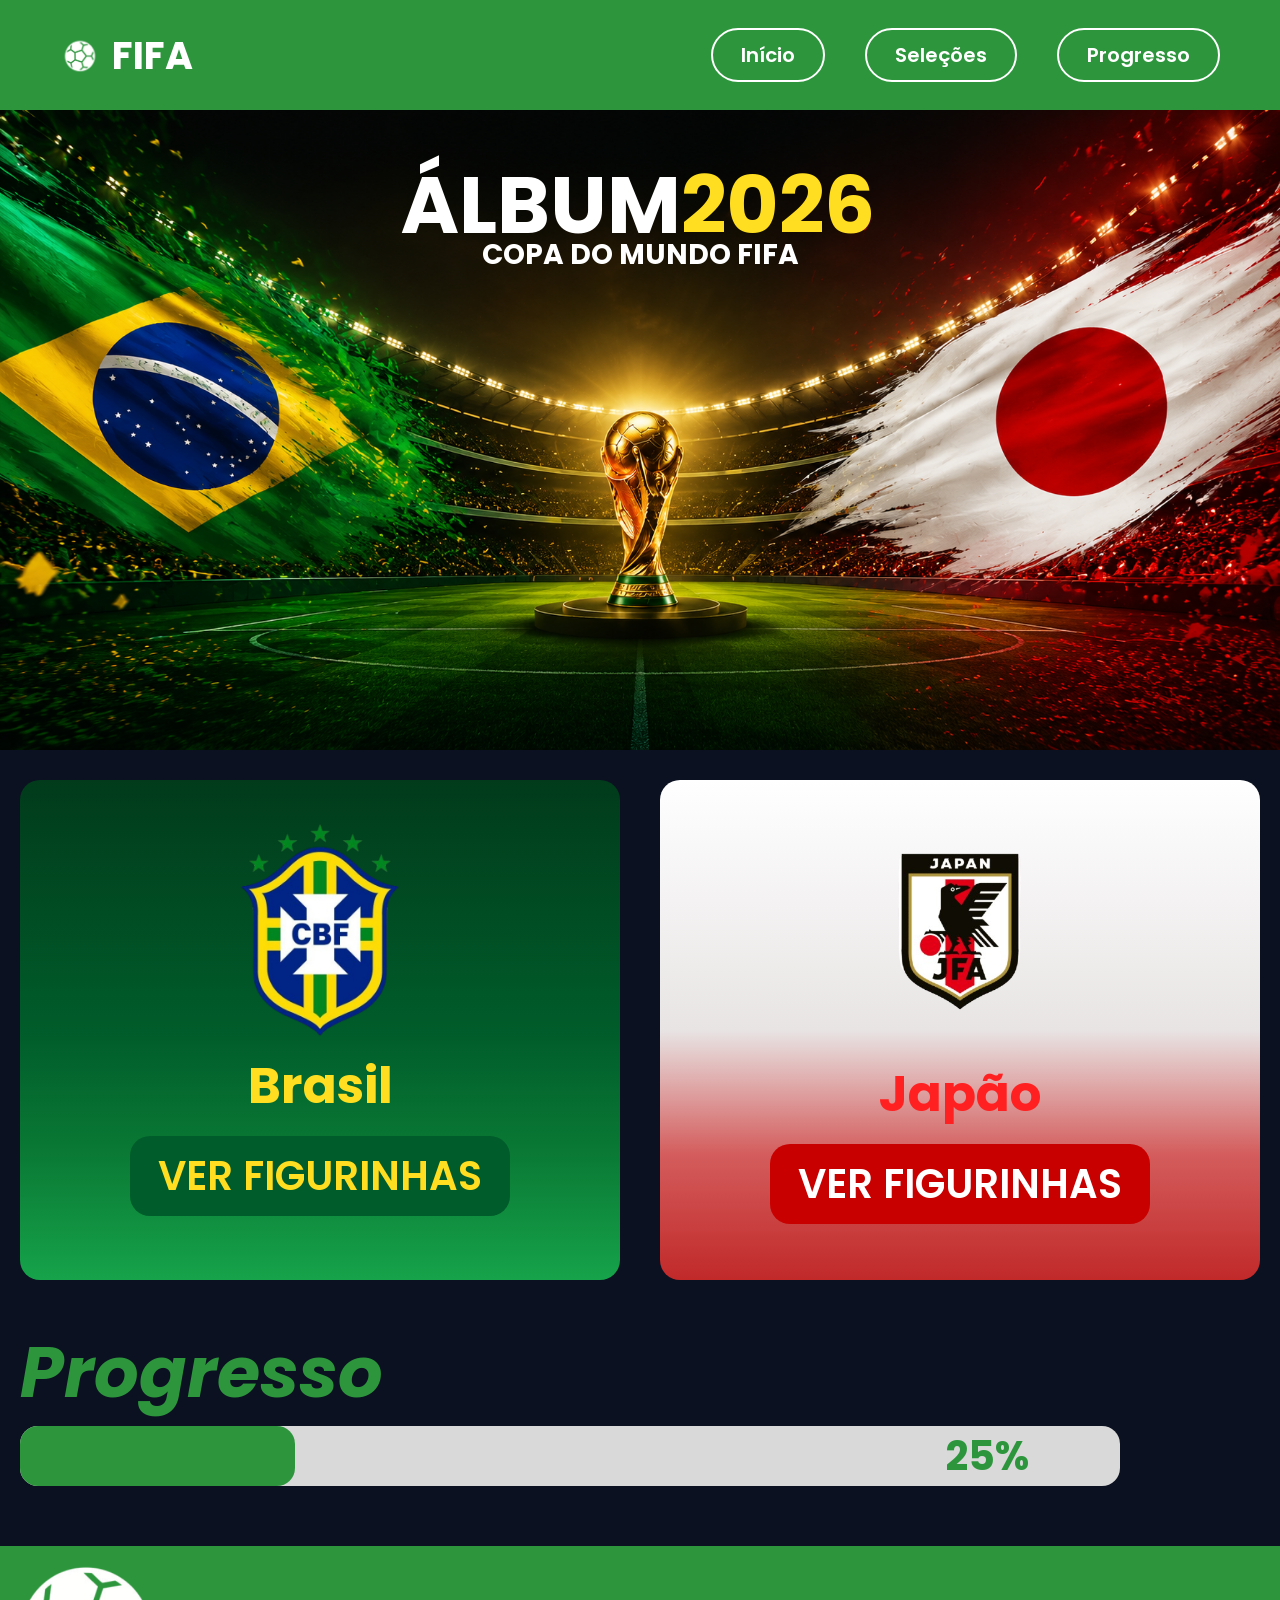
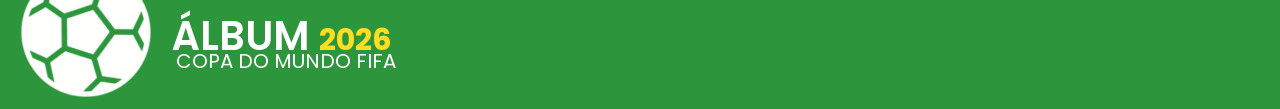
<file: index.html>
<!DOCTYPE html>
<html lang="pt-br" dir="ltr">
<head>
    <meta charset="UTF-8">
    <meta name="viewport" content="width=device-width, initial-scale=1.0">
    <link rel="stylesheet" href="assets/css/estilo.css">
    <title>Álbum</title>
</head>
<body>
<header>

    <div class="logo">
        <img src="assets/img/bolaheader.png" alt="">
        <p>FIFA</p>
    </div>

    <nav class="menu" id="inicio">
        <a href="#inicio">Início</a>
        <a href="#selecoes">Seleções</a>
        <a href="#progresso">Progresso</a>
    </nav>

</header>

    <main>
        <section class="banner">
            <img src="assets/img/banner.png" alt="banner">
            <h1>ÁLBUM<span>2026</span></h1>
            <p>COPA DO MUNDO FIFA</p>
        </section>

        <section class="cards" id="selecoes">
            <div class="brasil">
                <img src="assets/img/brasaobrasil.png" alt="Brasão do Brasil">
                <h3>Brasil</h3>
                <button>
                    <a href="selecaobrasileira.html">VER FIGURINHAS</a>
                </button>
            </div>

            <div class="japao">
                <img src="assets/img/brasaojapao.png" alt="Brasão do Japão">
                <h3>Japão</h3>
                <button>
                    <a href="selecao-japonesa.html">VER FIGURINHAS</a>
                </button>
            </div>
        </section>

        <h2>Progresso</h2>

        <div class="barra" id="progresso">
            <div class="progresso"></div>
            <span>25%</span>
        </div>
        
    </main>

    <footer>
        <img src="assets/img/bolaheader.png" alt="bola de futebol">
        <p>ÁLBUM <span>2026</span></p>
        <p class="copa">COPA DO MUNDO FIFA</p>
    </footer>
</body>
</html>
</file>
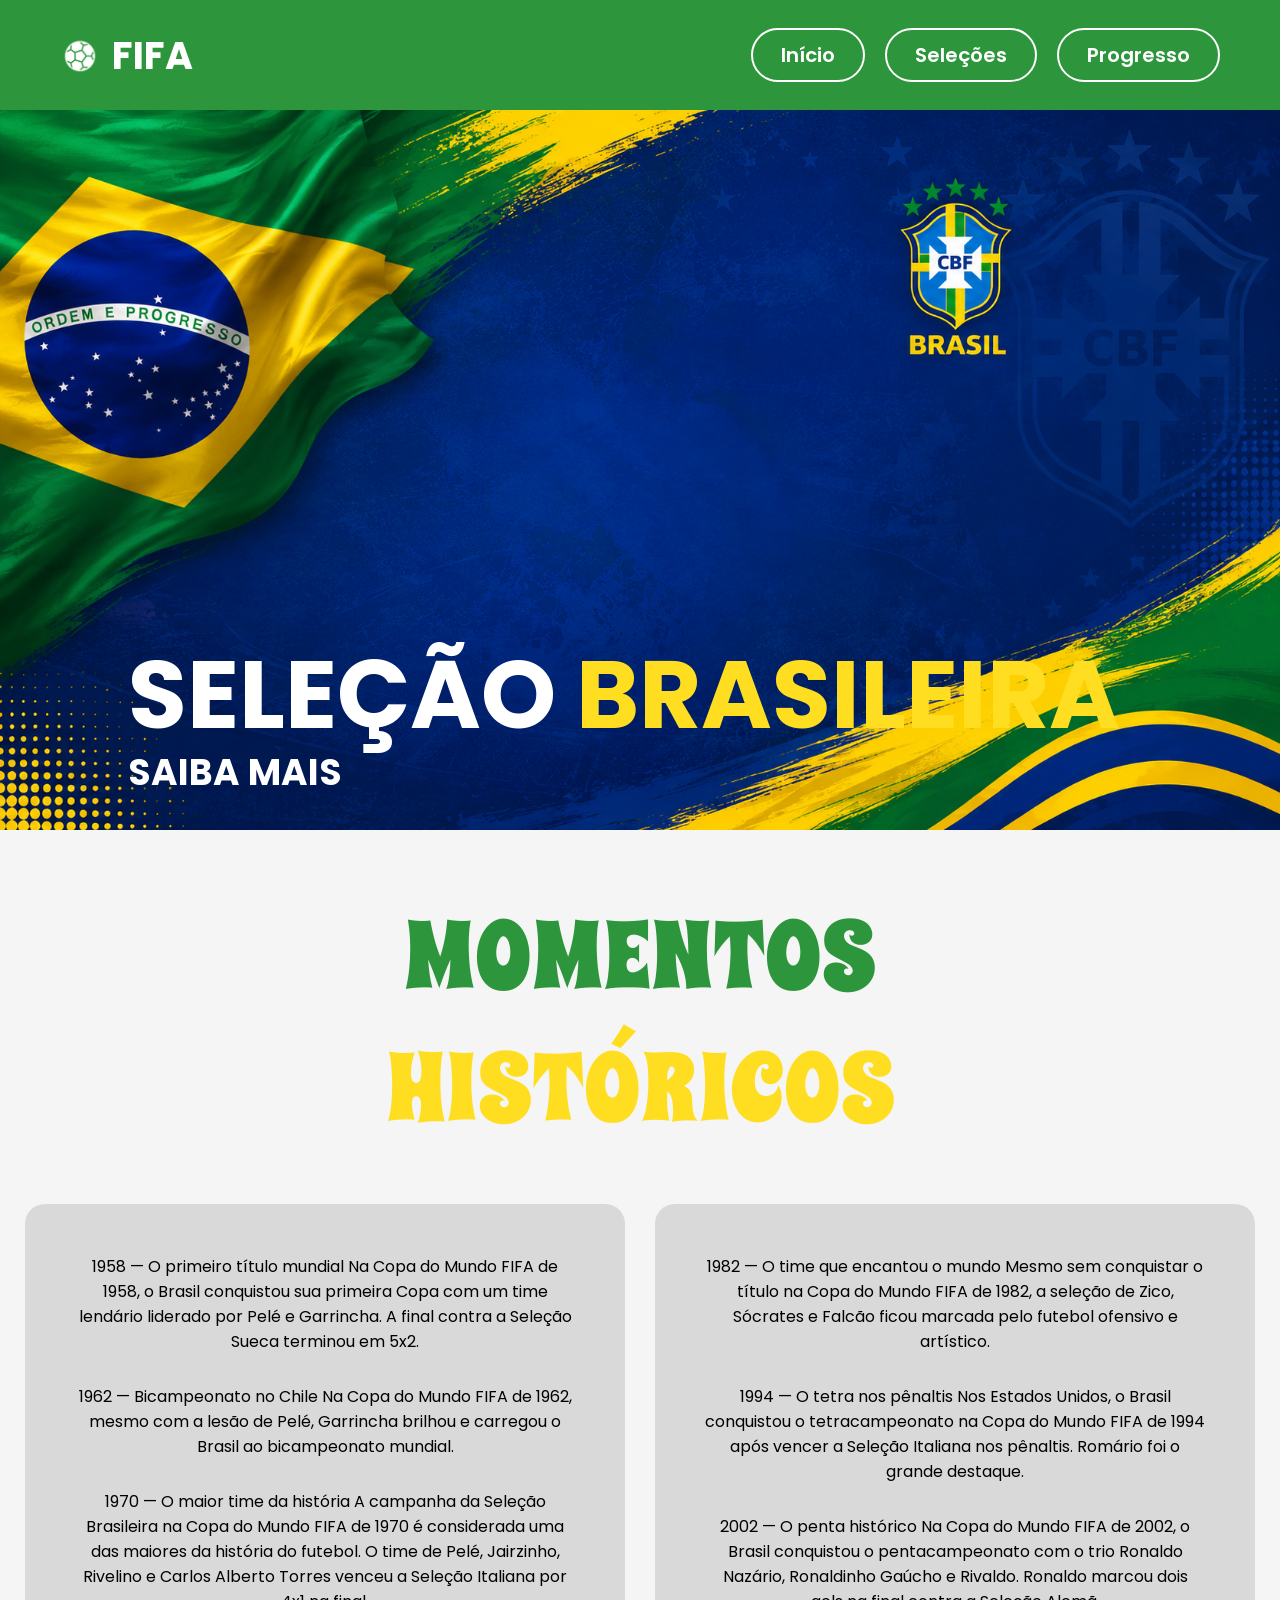
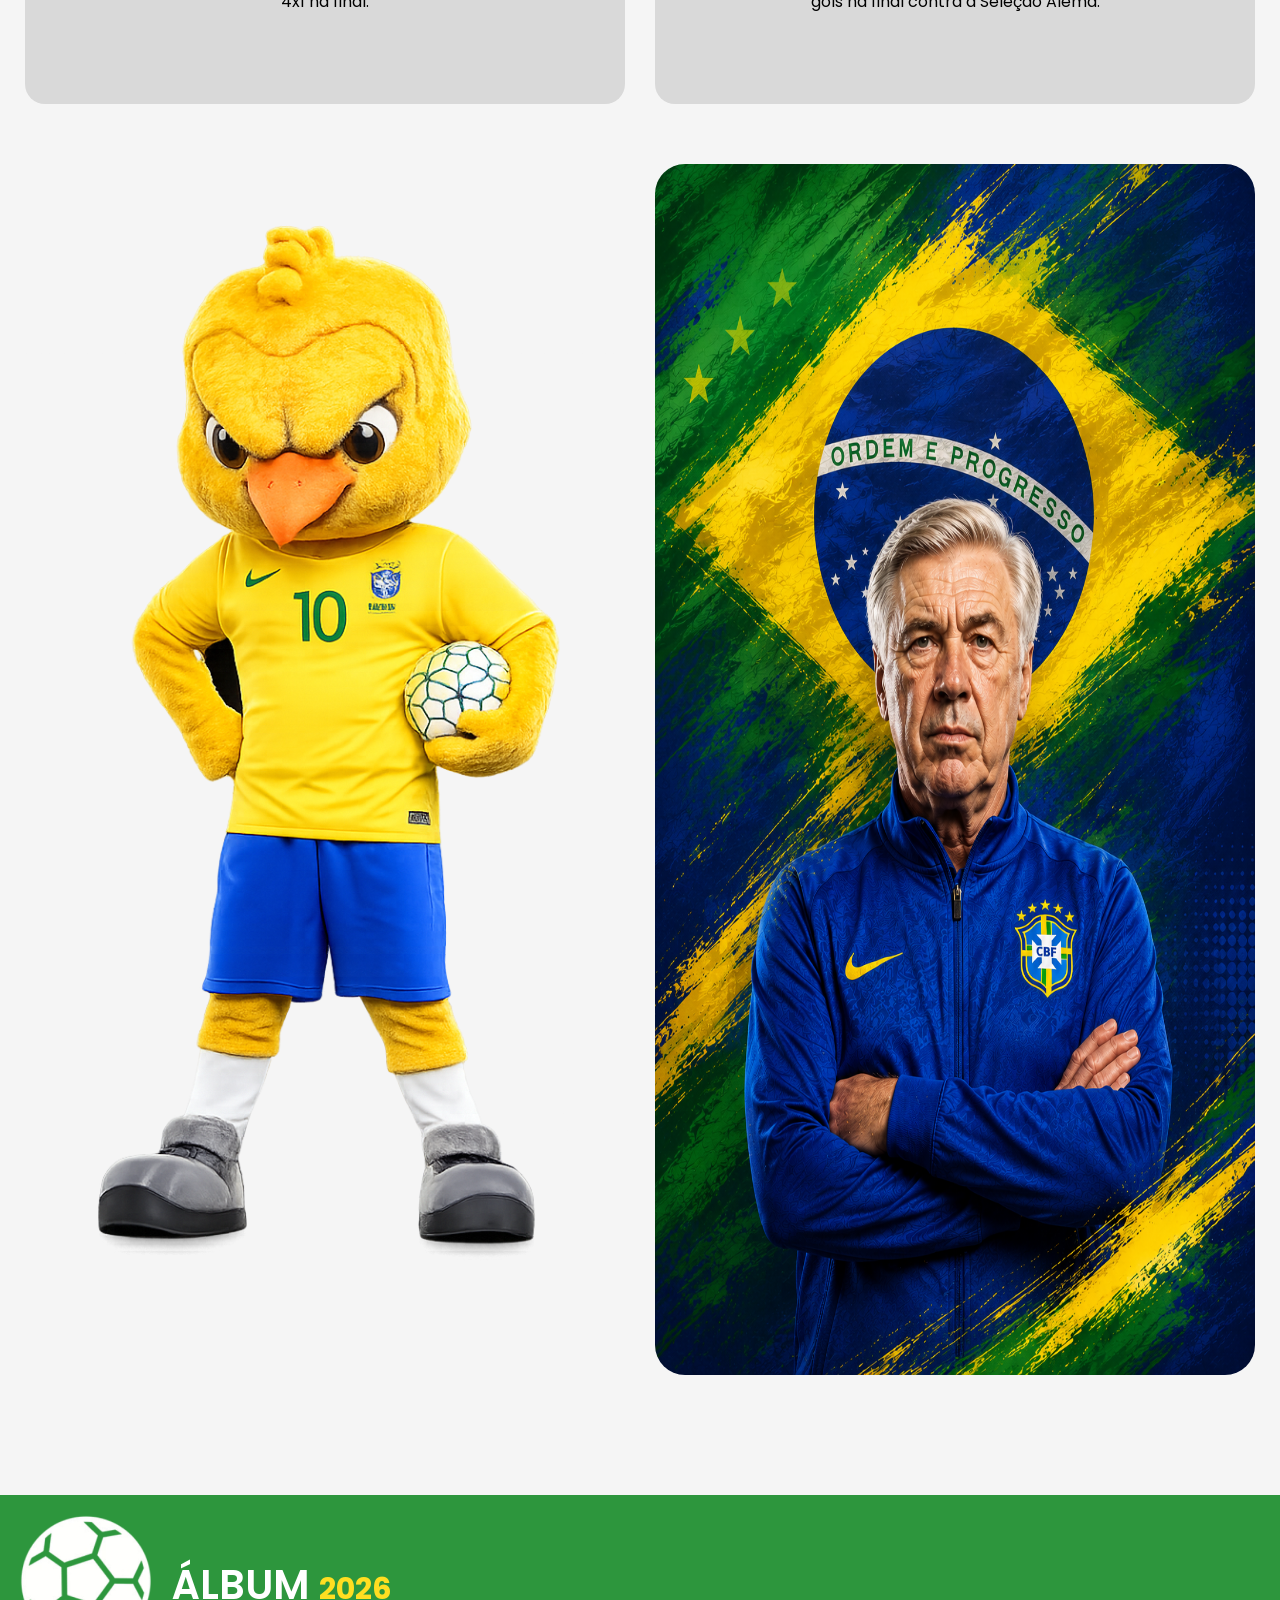
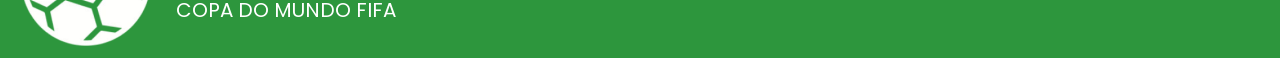
<file: info-brasil.html>
<!DOCTYPE html>
<html lang="pt-br" dir="ltr">
    <head>
        <meta charset="UTF-8">
        <meta name="viewport" content="width=device-width, initial-scale=1.0">
        <link rel="stylesheet" href="assets/css/info-brasil.css">
        <title>SAIBA MAIS - BRASIL</title>
    </head>
    <body>
        <header>
        
            <div class="logo">
                <img src="assets/img/logo.png.png" alt="bola-de-futebol">
                <p>FIFA</p>
            </div>
        
            <nav class="menu">
                <a href="index.html#inicio">Início</a>
                <a href="index.html#selecoes">Seleções</a>
                <a href="index.html#progresso">Progresso</a>
            </nav>
        
        </header>

        <main>
            <section class="banner">
                <img src="assets/img/banner-brasil.png" alt="fundo-selecao-brasileira">
                <div class="texto">
                    <h2>SELEÇÃO <span class="diferente">BRASILEIRA</span></h2>
                    <h4>SAIBA MAIS</h4>
                </div>
                
            </section>

            <section class="historia">
                <h6>MOMENTOS <span class="diferente">HISTÓRICOS</span></h6>
                <section class="blocos">
                    <div class="bloco1">
                        <p>
                            1958 — O primeiro título mundial 
                            Na Copa do Mundo FIFA de 1958, o Brasil conquistou sua primeira Copa com um time lendário liderado por Pelé e Garrincha. A final contra a Seleção Sueca terminou em 5x2.
                        </p>
                        <p>
                            1962 — Bicampeonato no Chile
                            Na Copa do Mundo FIFA de 1962, mesmo com a lesão de Pelé, Garrincha brilhou e carregou o Brasil ao bicampeonato mundial.
                        </p>
                        <p>
                            1970 — O maior time da história
                            A campanha da Seleção Brasileira na Copa do Mundo FIFA de 1970 é considerada uma das maiores da história do futebol. O time de Pelé, Jairzinho, Rivelino e Carlos Alberto Torres venceu a Seleção Italiana por 4x1 na final.
                        </p>

                    </div>
                    <div class="bloco2">
                        <p>
                            1982 — O time que encantou o mundo
                            Mesmo sem conquistar o título na Copa do Mundo FIFA de 1982, a seleção de Zico, Sócrates e Falcão ficou marcada pelo futebol ofensivo e artístico.
                        <p>
                            1994 — O tetra nos pênaltis
                            Nos Estados Unidos, o Brasil conquistou o tetracampeonato na Copa do Mundo FIFA de 1994 após vencer a Seleção Italiana nos pênaltis. Romário foi o grande destaque.
                        <p>
                            2002 — O penta histórico
                            Na Copa do Mundo FIFA de 2002, o Brasil conquistou o pentacampeonato com o trio Ronaldo Nazário, Ronaldinho Gaúcho e Rivaldo. Ronaldo marcou dois gols na final contra a Seleção Alemã.
                        </p>

                    </div>
                </section>
                <section class="imgs">
                    <img src="assets/img/mascote-brasil.png" alt="mascote-da-selecao-brasileira" class="mascote">
                    <img src="assets/img/tecnico-brasil.png" alt="tecnico-da-selecao-brasileira" class="tecnico">
                </section>

            </section>

        </main>
        <footer>
            <img src="assets/img/logo.png.png" alt="bola de futebol">
            <p>ÁLBUM <span>2026</span></p>
            <p class="copa">COPA DO MUNDO FIFA</p>
        </footer>
 
    </body>
</html>
</file>
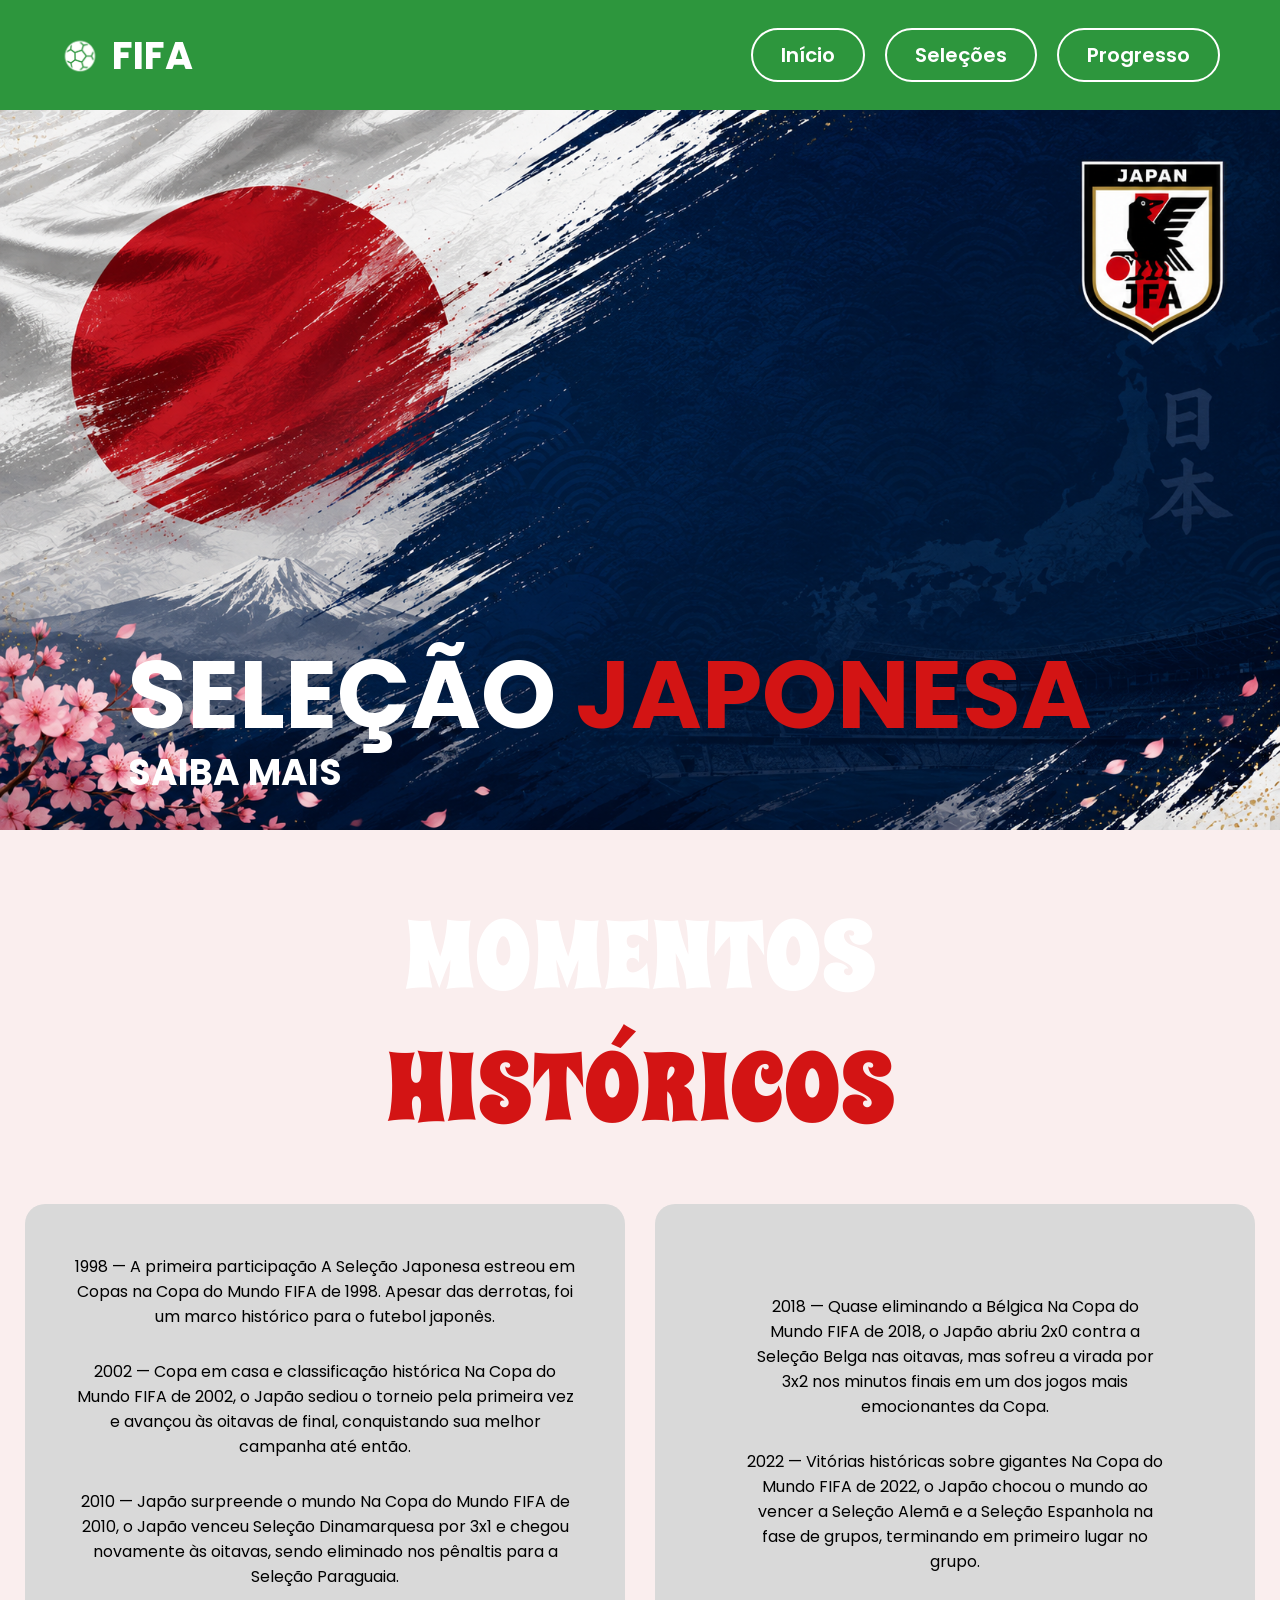
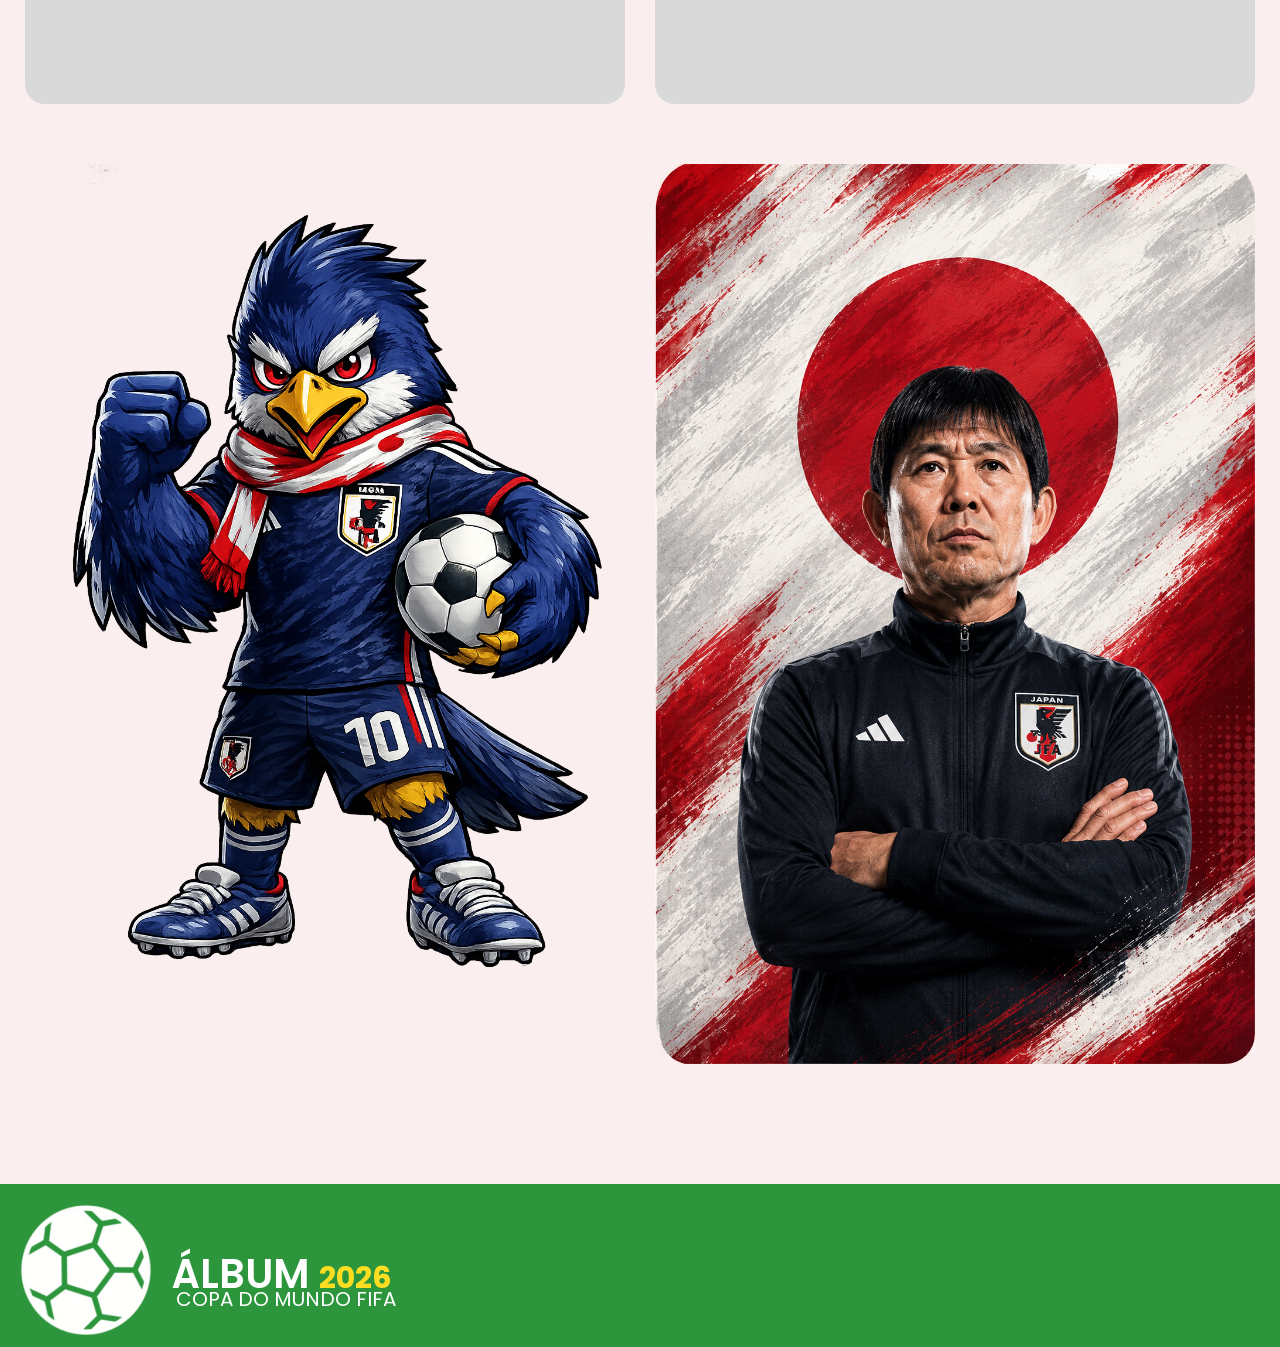
<file: info-japao.html>
<!DOCTYPE html>
<html lang="pt-br" dir="ltr">
    <head>
        <meta charset="UTF-8">
        <meta name="viewport" content="width=device-width, initial-scale=1.0">
        <link rel="stylesheet" href="assets/css/info-japao.css">
        <title>SAIBA MAIS - BRASIL</title>
    </head>
    <body>
        <header>
        
            <div class="logo">
                <img src="assets/img/logo.png.png" alt="bola-de-futebol">
                <p>FIFA</p>
            </div>
        
            <nav class="menu">
                <a href="index.html#inicio">Início</a>
                <a href="index.html#selecoes">Seleções</a>
                <a href="index.html#progresso">Progresso</a>
            </nav>
        
        </header>

        <main>
            <section class="banner">
                <img src="assets/img/banner-japao.png" alt="fundo-selecao-japonesa">
                <div class="texto">
                    <h2>SELEÇÃO <span class="diferente">JAPONESA</span></h2>
                    <h4>SAIBA MAIS</h4>
                </div>
                
            </section>

            <section class="historia">
                <h6>MOMENTOS <span class="diferente">HISTÓRICOS</span></h6>
                <section class="blocos">
                    <div class="bloco1">
                        <p>
                            1998 — A primeira participação
                            A Seleção Japonesa estreou em Copas na Copa do Mundo FIFA de 1998. Apesar das derrotas, foi um marco histórico para o futebol japonês.
                        </p>
                        <p>
                            2002 — Copa em casa e classificação histórica
                            Na Copa do Mundo FIFA de 2002, o Japão sediou o torneio pela primeira vez e avançou às oitavas de final, conquistando sua melhor campanha até então.                        </p>
                        <p>
                            2010 — Japão surpreende o mundo
                            Na Copa do Mundo FIFA de 2010, o Japão venceu Seleção Dinamarquesa por 3x1 e chegou novamente às oitavas, sendo eliminado nos pênaltis para a Seleção Paraguaia.
                        </p>

                    </div>
                    <div class="bloco2">
                        <p>
                            2018 — Quase eliminando a Bélgica
                            Na Copa do Mundo FIFA de 2018, o Japão abriu 2x0 contra a Seleção Belga nas oitavas, mas sofreu a virada por 3x2 nos minutos finais em um dos jogos mais emocionantes da Copa.
                        <p>
                            2022 — Vitórias históricas sobre gigantes
                            Na Copa do Mundo FIFA de 2022, o Japão chocou o mundo ao vencer a Seleção Alemã e a Seleção Espanhola na fase de grupos, terminando em primeiro lugar no grupo.                     
                        <p>
                            

                    </div>
                </section>
                <section class="imgs">
                    <img src="assets/img/mascote-japao.png" alt="mascote-da-selecao-japonesa" class="mascote">
                    <img src="assets/img/tecnico-japao.png" alt="tecnico-da-selecao-japonesa" class="tecnico">
                </section>

            </section>

        </main>
        <footer>
            <img src="assets/img/logo.png.png" alt="bola de futebol">
            <p>ÁLBUM <span>2026</span></p>
            <p class="copa">COPA DO MUNDO FIFA</p>
        </footer>
 
    </body>
</html>
</file>
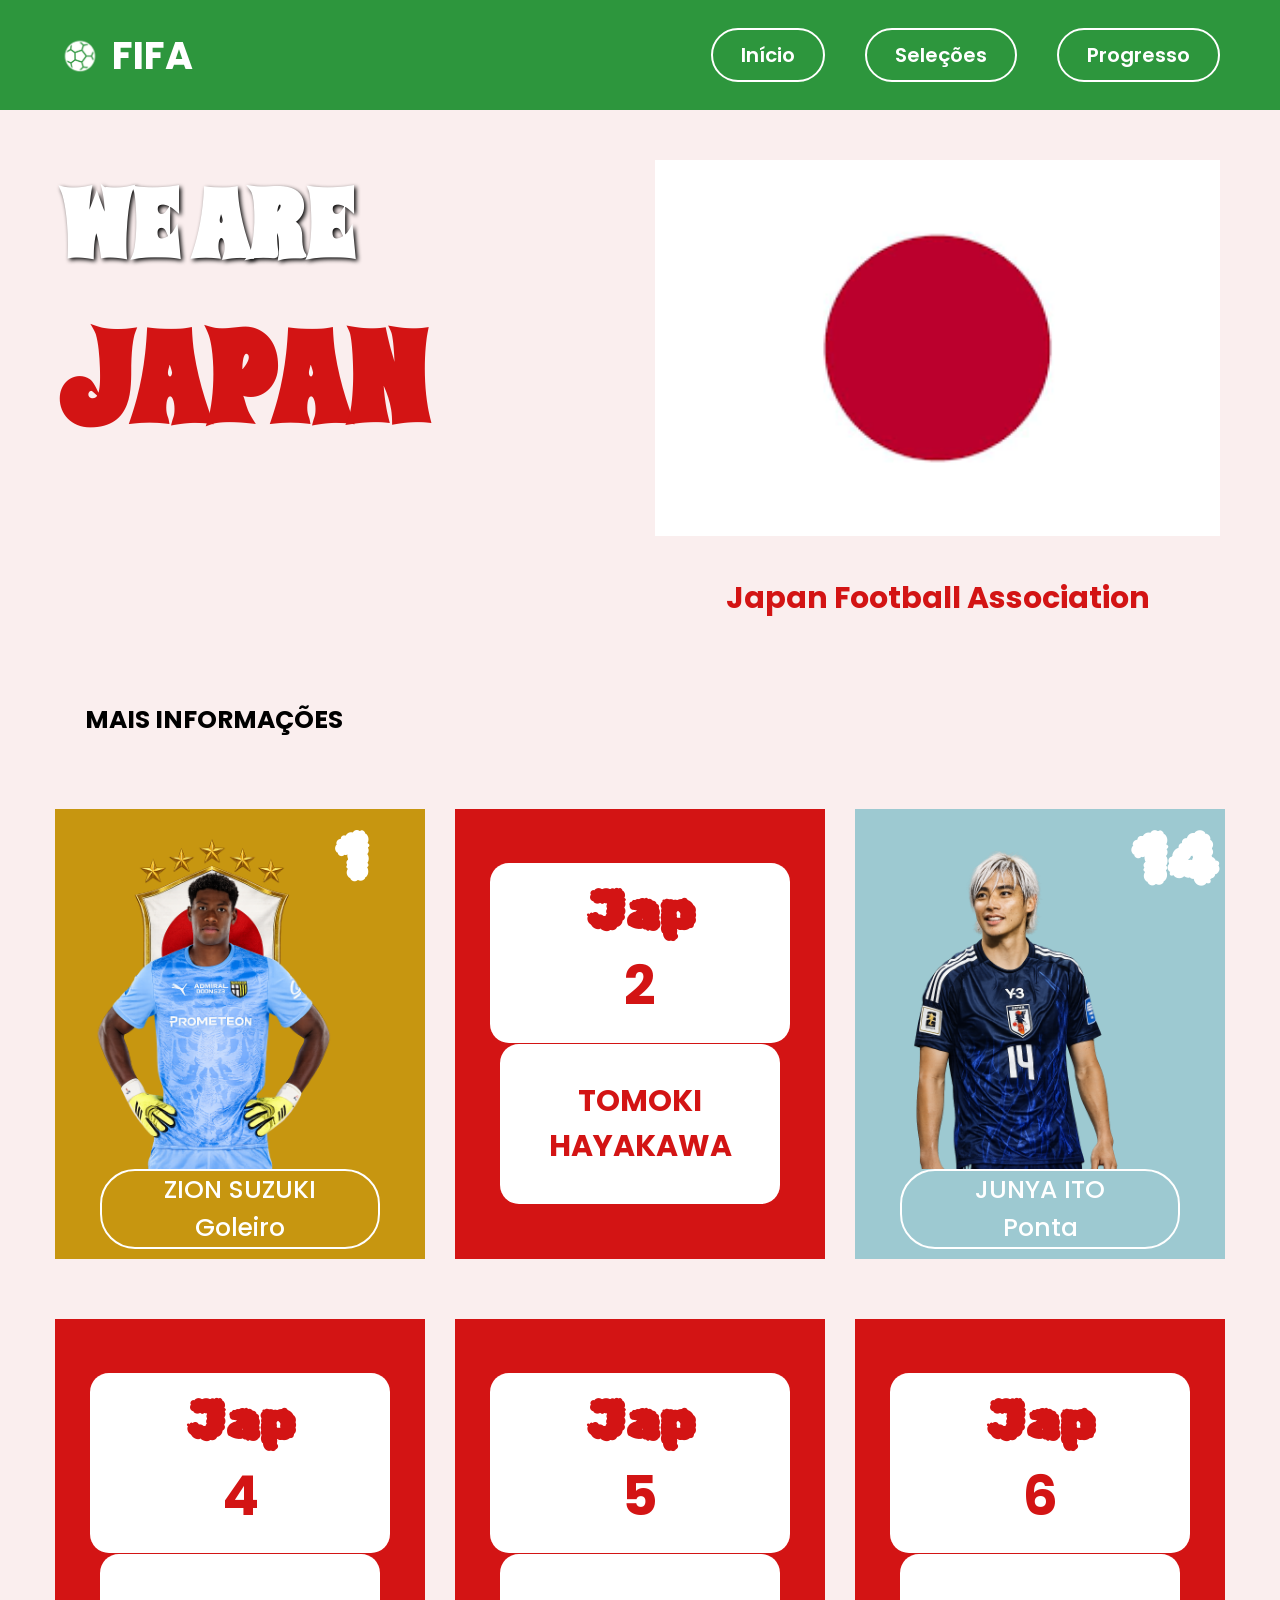
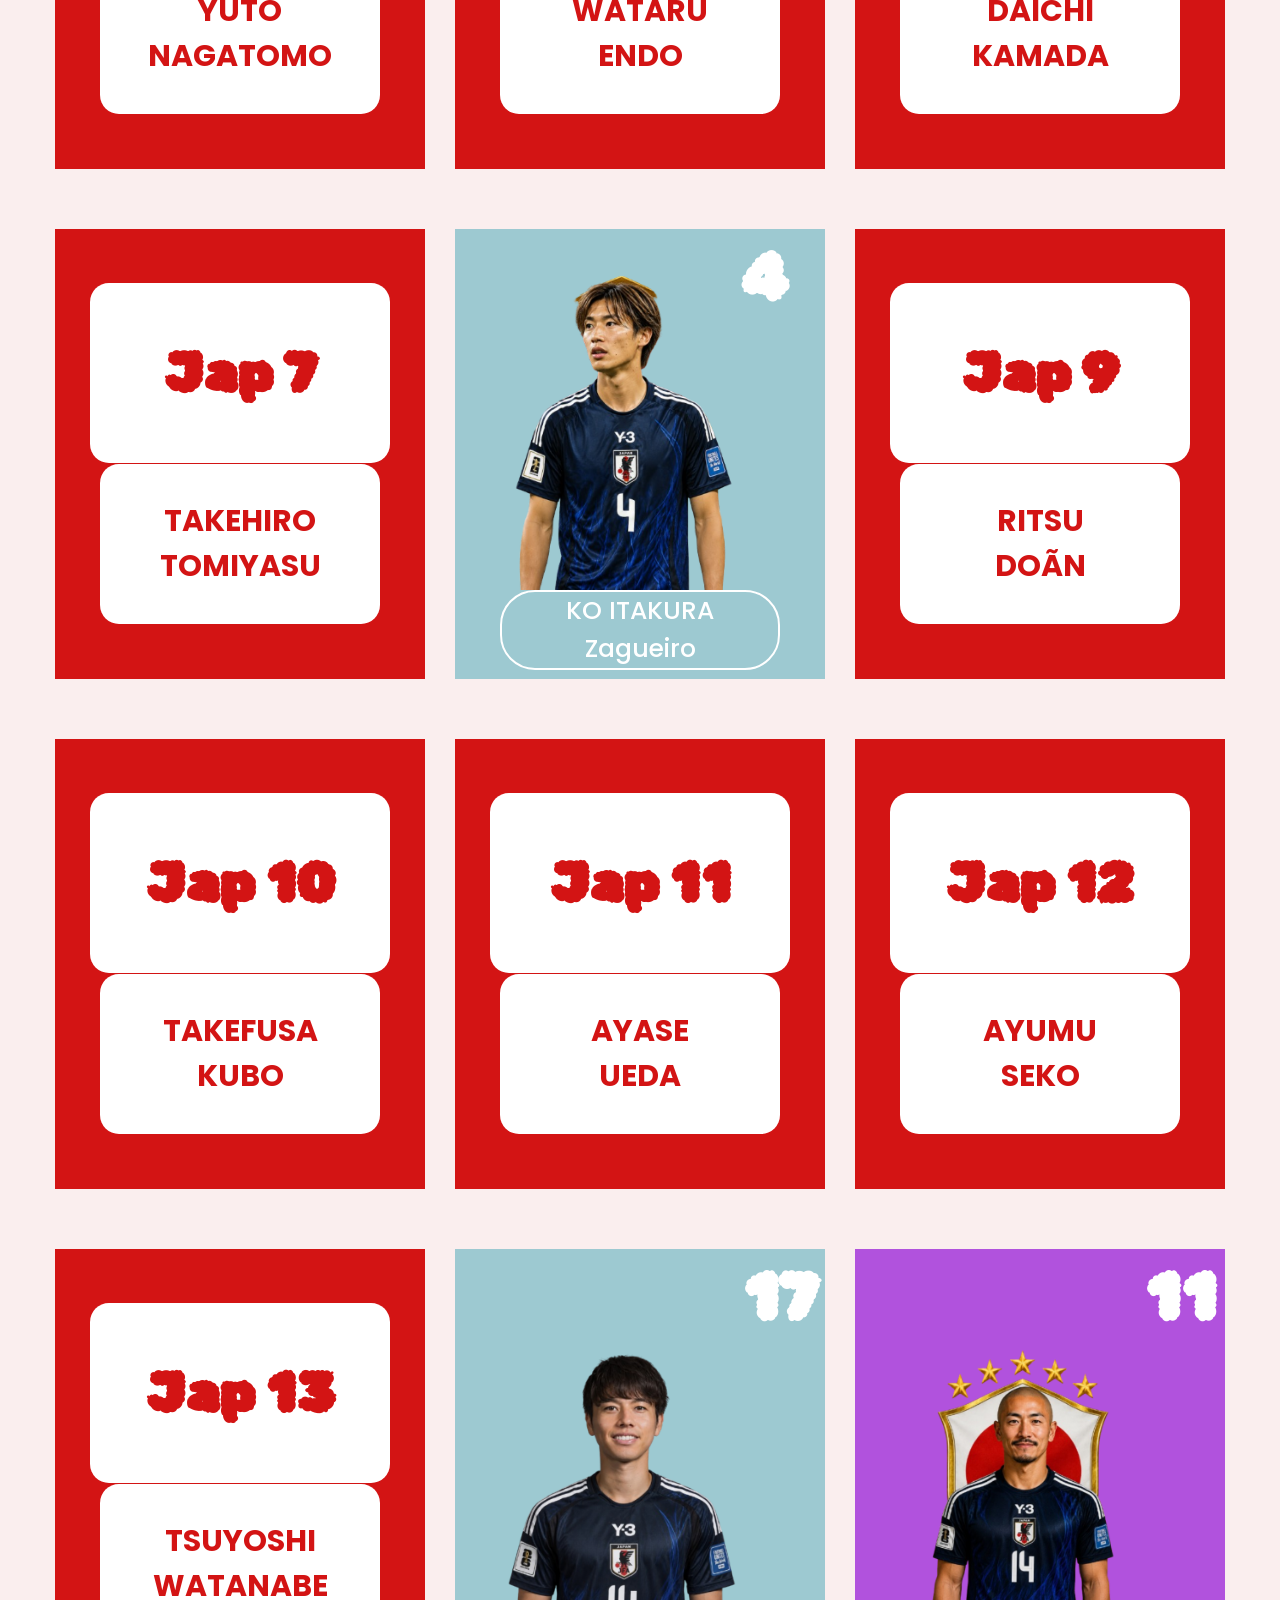
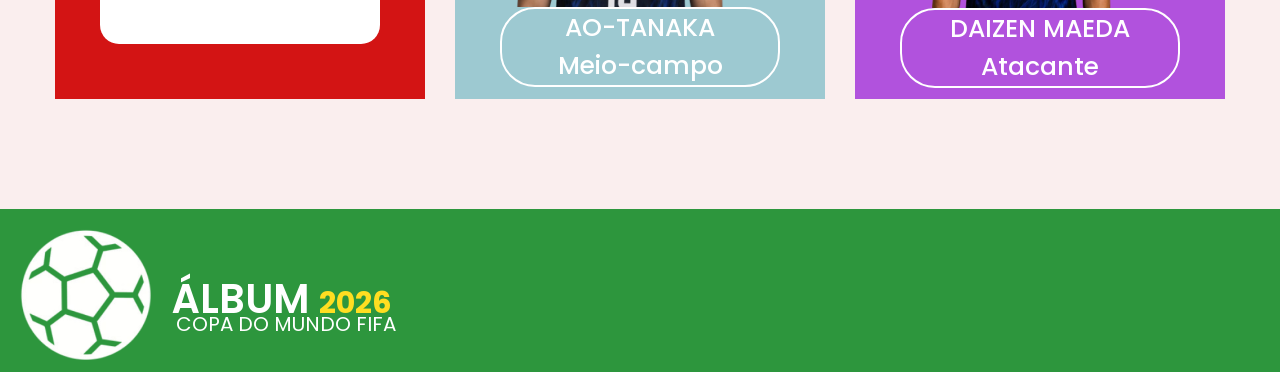
<file: selecao-japonesa.html>
<!DOCTYPE html>
<html lang="pt-br" dir="ltr">
    <head>
        <meta charset="UTF-8">
        <meta name="viewport" content="width=device-width, initial-scale=1.0">
        <title>Seleção Japonesa</title>
        <link rel="stylesheet" href="assets/css/selecao-japonesa.css">
    </head>
    <body>
        <header>
        
            <div class="logo">
                <img src="assets/img/logo.png" alt="bola-de-futebol">
                <p>FIFA</p>
            </div>
        
            <nav class="menu">
                <a href="index.html#inicio">Início</a>
                <a href="index.html#selecoes">Seleções</a>
                <a href="index.html#progresso">Progresso</a>
            </nav>
        
        </header>
         <main>
            <section class="todo">
                <section class="identificacao">
                    <div class="txt1">
                        <p><span class="primeiro">WE ARE</span> <span class="dois">JAPAN</span></p>
    
                    
                        <div class="baixo">
                            <img src="assets/img/bandeira-japao.png"/>
                                    
                            <p class="txt-br">Japan Football Association</p>
    
                        </div>
                    </div>
 
        
                </section>
                <a href="info-japao.html" class="info">MAIS INFORMAÇÕES</a>
                
                <section class="selecao">
                    
                    <section class="fig1">
                        <div class="grupo1">
                            <img src="assets/img/jogador-zion.png" alt="">
                            <h6>1</h6>
                        </div>
                        <div class="grupo2">
                            <p>ZION SUZUKI</p>
                            <p>Goleiro</p>
                        </div>
                    </section>

                    <section class="fig2">
                       <h5>Jap <span>2</span></h5>
                       <h4>TOMOKI HAYAKAWA</h4>
                    </section>

                    <section class="fig3">
                        <div class="grupo1">
                            <img src="assets/img/jogador-junya.png" alt="">
                            <h6>14</h6>
                        </div>
                        <div class="grupo2">
                            <p>JUNYA ITO</p>
                            <p>Ponta</p>
                        </div>
                    </section>

                    <section class="fig4">
                       <h5>Jap <span>4</span></h5>
                       <h4>YUTO <span>NAGATOMO</span></h4>
                    </section>

                    <section class="fig5">
                       <h5>Jap <span class="numero">5</span></h5>
                       <h4>WATARU <span>ENDO</span></h4>
                    </section>

                    <section class="fig6">
                       <h5>Jap <span>6</span></h5>
                       <h4>DAICHI <span>KAMADA</span></h4>
                    </section>
                    
                    <section class="fig7">
                       <h5>Jap 7</h5>
                       <h4>TAKEHIRO <span>TOMIYASU</span></h4>
                    </section>

                    <section class="fig8">
                        <div class="grupo1">
                            <img src="assets/img/jogador-itakura.png" alt="">
                            <h6>4</h6>
                        </div>
                        <div class="grupo2">
                            <p>KO ITAKURA</p>
                            <p>Zagueiro</p>
                        </div>
                    </section>

                    <section class="fig9">
                       <h5>Jap 9</h5>
                       <h4>RITSU <span>DOÃN</span></h4>
                    </section>

                    
                    <section class="fig10">
                       <h5>Jap 10</h5>
                       <h4>TAKEFUSA <span>KUBO</span></h4>
                    </section>

                    
                    <section class="fig11">
                       <h5>Jap 11</h5>
                       <h4>AYASE <span>UEDA</span></h4>
                    </section>

                    
                    <section class="fig12">
                       <h5>Jap 12</h5>
                       <h4>AYUMU <span>SEKO</span></h4>
                    </section>

                    
                    <section class="fig13">
                       <h5>Jap 13</h5>
                       <h4>TSUYOSHI WATANABE</h4>
                    </section>

                    <section class="fig14">
                        <div class="grupo1">
                            <img src="assets/img/tanaka.png" alt="AO-TANAKA">
                            <h6>17</h6>
                        </div>
                        <div class="grupo2">
                            <p>AO-TANAKA</p>
                            <p>Meio-campo</p>
                        </div>
                    </section>

                    <section class="fig15">
                        <div class="grupo1">
                            <img src="assets/img/jogador-daizen.png" alt="">
                            <h6>11</h6>
                        </div>
                        <div class="grupo2">
                            <p>DAIZEN MAEDA</p>
                            <p>Atacante</p>
                        </div>
                    </section>

                </section>
            </section>
                

         </main>

        <footer>
            <img src="assets/img/logo.png" alt="bola de futebol">
            <p>ÁLBUM <span>2026</span></p>
            <p class="copa">COPA DO MUNDO FIFA</p>
        </footer>
 
    </body>
</html>
</file>
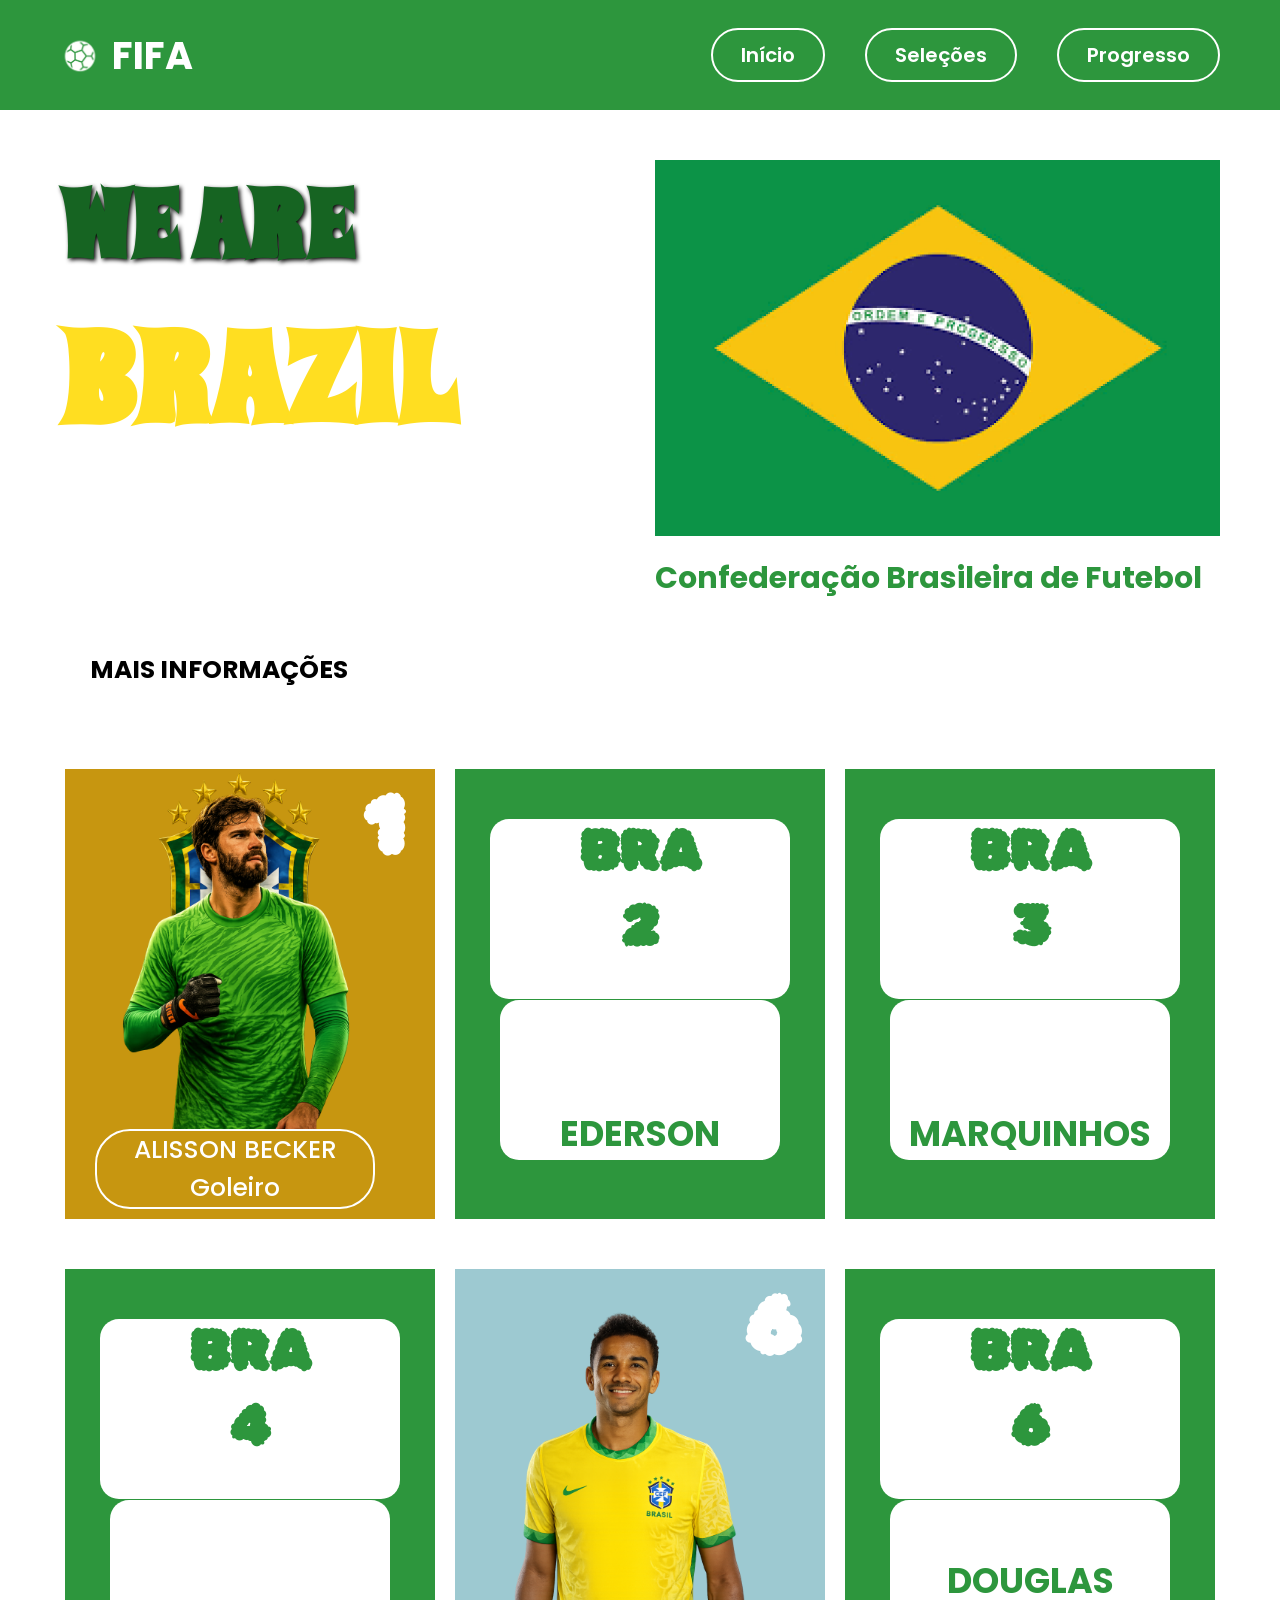
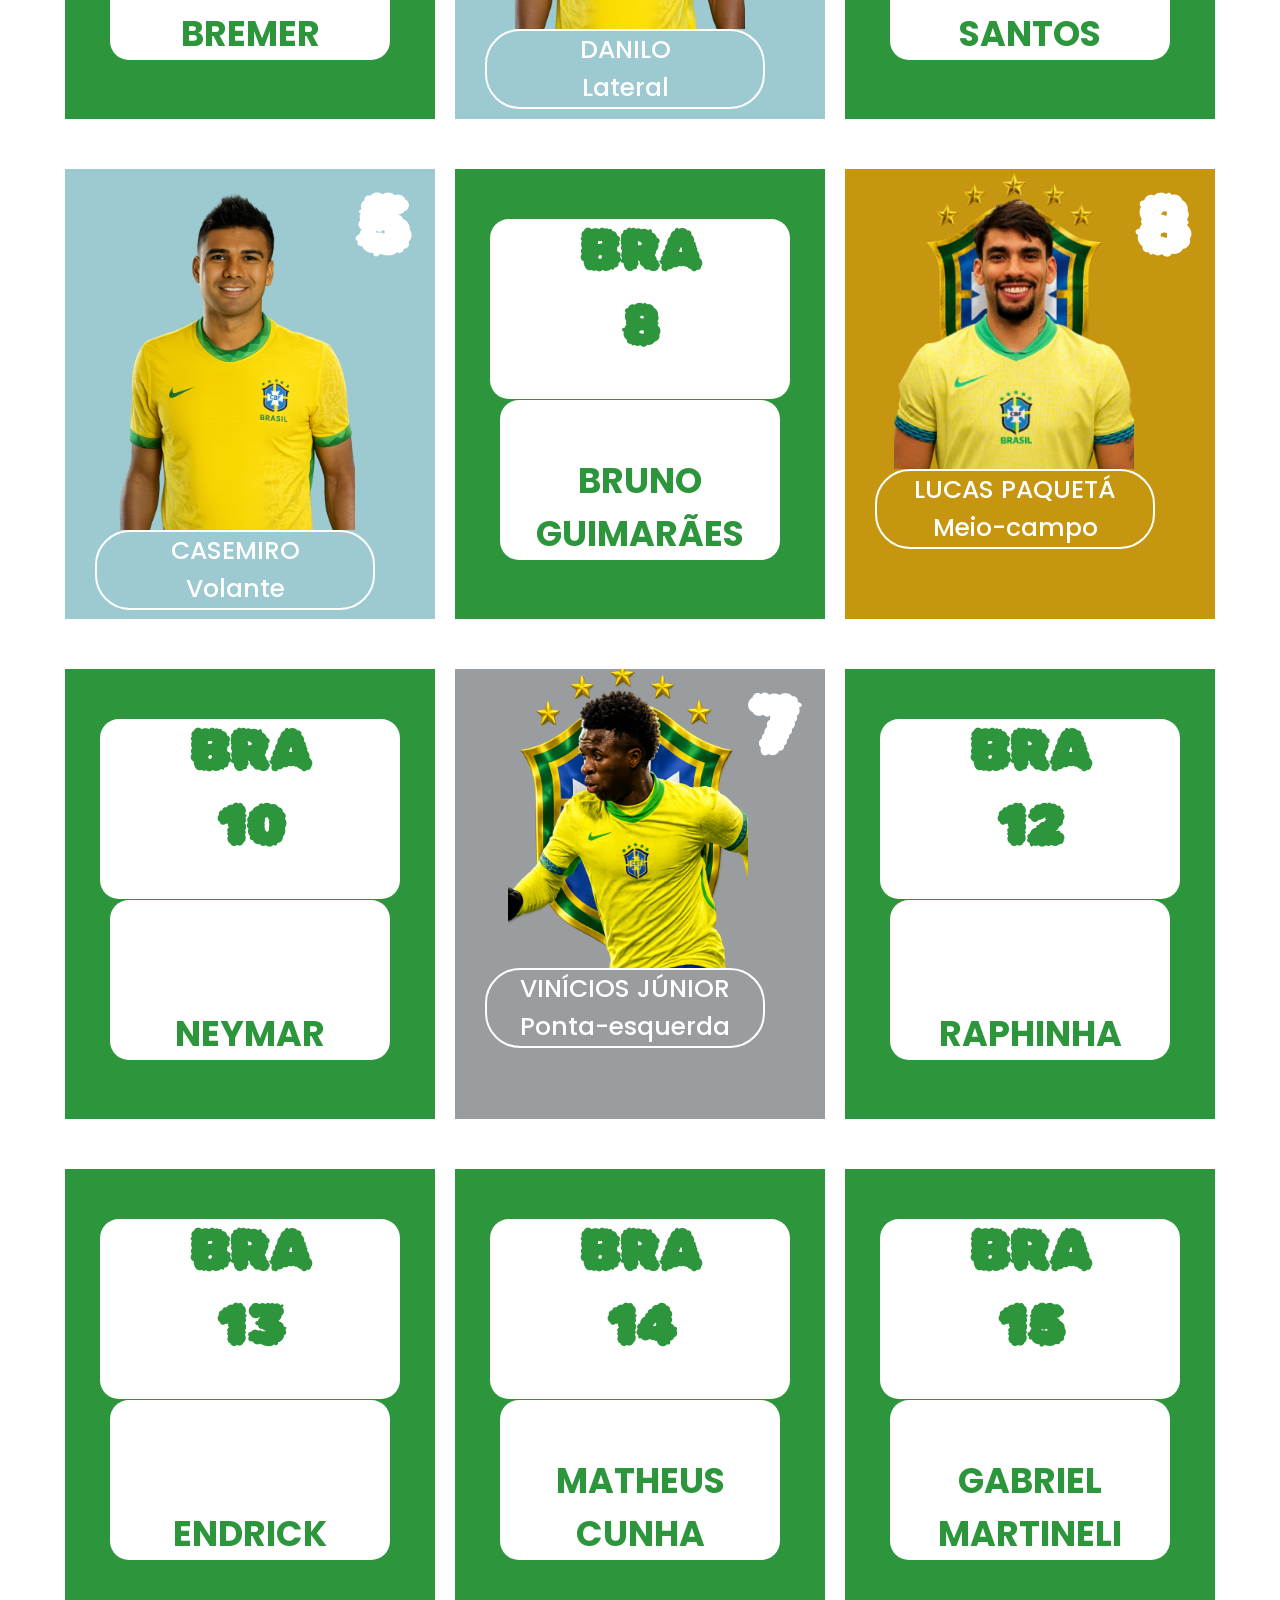
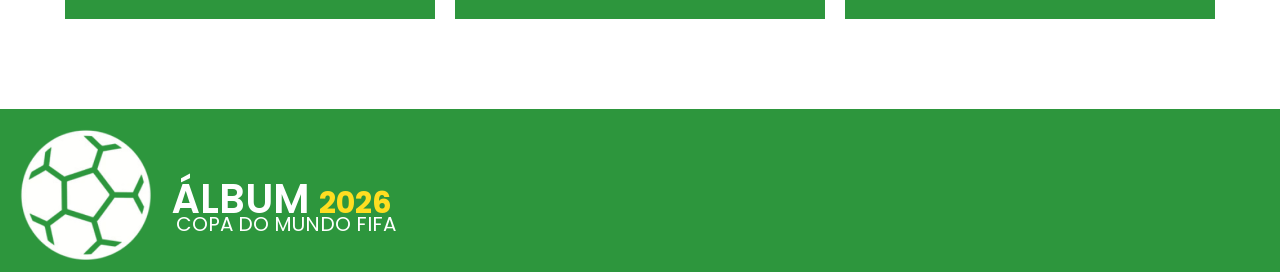
<file: selecaobrasileira.html>
<!DOCTYPE html>
<html lang="en">
    <head>
        <meta charset="UTF-8">
        <meta name="viewport" content="width=device-width, initial-scale=1.0">
        <title>Seleção Brasileira</title>
        <link rel="stylesheet" href="assets/css/selecaobrasileira.css">
    </head>
    <body>
        <header>
    
            <div class="logo">
                <img src="assets/img/bolaheader.png" alt="">
                <p>FIFA</p>
            </div>
    
            <nav class="menu">
                <a href="index.html#inicio">Início</a>
                <a href="index.html#selecoes">Seleções</a>
                <a href="index.html#progresso">Progresso</a>
            </nav>
    
        </header>

        <main>
            
            
            <section class="todo">
                <section>
                    <div class="txt1">
                        <p><span class="primeiro">WE ARE</span> <span class="dois">BRAZIL</span></p>

                    
                        <div class="baixo">
                            <img src="assets/img/bandeira-br.png"/>
                                   
                            <p class="txt-br">Confederação Brasileira de Futebol</p>

                        </div>
                    </div>

                </section>
                <a href="info-brasil.html" class="info">MAIS INFORMAÇÕES</a>
                
                <section class="selecao">
                    
                    <section class="fig1">
                        <div class="grupo1">
                            <img src="assets/img/alisson.png"/>
                            <h6>1</h6>
                        </div>
                        <div class="grupo2">
                            <p>ALISSON BECKER</p>
                            <p>Goleiro</p>
                        </div>
                    </section>


                    <section class="fig2">
                        <div class="grupo1">
                            <h5>BRA <span>2</span></h5>
                            <h4>EDERSON</h4>
                        </div>
                    </section>

                    <section class="fig2">
                        <div class="grupo1">
                            <h5>BRA <span>3</span></h5>
                            <h4>MARQUINHOS</h4>
                        </div>
                    </section>

                    <section class="fig2">
                        <div class="grupo1">
                            <h5>BRA <span>4</span></h5>
                            <h4>BREMER</h4>
                        </div>
                    </section>


                    <section class="fig3">
                        <div class="grupo1">
                            <img src="assets/img/danilo.png"/>
                            <h6>6</h6>
                        </div>
                        <div class="grupo2">
                            <p>DANILO</p>
                            <p>Lateral</p>
                        </div>
                    </section>

                    <section class="fig2">
                        <div class="grupo1">
                            <h5>BRA <span>6</span></h5>
                            <h4>DOUGLAS 
                            SANTOS </h4>
                        </div>
                    </section>

                    <section class="fig3">
                        <div class="grupo1">
                            <img src="assets/img/casemiro.png"/>
                            <h6>5</h6>
                        </div>
                        <div class="grupo2">
                            <p>CASEMIRO</p>
                            <p>Volante</p>
                        </div>
                    </section>

                    <section class="fig2">
                        <div class="grupo1">
                            <h5>BRA <span>8</span></h5>
                            <h4>BRUNO GUIMARÃES</h4>
                        </div>
                    </section>


                    <section class="fig1">
                        <div class="grupo1">
                            <img src="assets/img/paqueta.png"/>
                            <h6>8</h6>
                        </div>
                        <div class="grupo2">
                            <p>LUCAS PAQUETÁ</p>
                            <p>Meio-campo</p>
                        </div>
                    </section>

                    <section class="fig2">
                        <div class="grupo1">
                            <h5>BRA <span>10</span></h5>
                            <h4>NEYMAR</h4>
                        </div>
                    </section>

                     <section class="fig4">
                        <div class="grupo1">
                            <img src="assets/img/vini.png"/>
                            <h6>7</h6>
                        </div>
                        <div class="grupo2">
                            <p>VINÍCIOS  JÚNIOR</p>
                            <p>Ponta-esquerda</p>
                        </div>
                    </section>

                    <section class="fig2">
                        <div class="grupo1">
                            <h5>BRA <span>12</span></h5>
                            <h4>RAPHINHA</h4>
                        </div>
                    </section>

                    <section class="fig2">
                        <div class="grupo1">
                            <h5>BRA <span>13</span></h5>
                            <h4>ENDRICK</h4>
                        </div>
                    </section>

                    <section class="fig2">
                        <div class="grupo1">
                            <h5>BRA <span>14</span></h5>
                            <h4>MATHEUS CUNHA</h4>
                        </div>
                    </section>

                    <section class="fig2">
                        <div class="grupo1">
                            <h5>BRA <span>15</span></h5>
                            <h4>GABRIEL MARTINELI</h4>
                        </div>
                    </section>

                </section>
            </section>


            <footer>
                <img src="assets/img/bolaheader.png" alt="bola de futebol">
                <p>ÁLBUM <span>2026</span></p>
                <p class="copa">COPA DO MUNDO FIFA</p>
            </footer> 
        </main>
    </body>
</html>
</file>
<file: assets/css/estilo.css>
@import url('https://fonts.googleapis.com/css2?family=Poppins:wght@400;500;600;700&display=swap');

*{
    margin: 0;
    padding: 0;
    box-sizing: border-box;
    font-family: 'Poppins', sans-serif;
    text-decoration: none;
}

body{
    background-color: #0B1120;
}

header{
    width: 100%;
    height: 110px;
    background: #2D963D;
    display: flex;
    align-items: center;
    justify-content: space-between;
    padding: 0 60px;
}

.logo{
    display: flex;
    align-items: center;
    gap: 12px;
}

.logo img{
    width: 40px;
}

.logo p{
    color: white;
    font-size: 38px;
    font-weight: 700;
}

.menu{
    display: flex;
    align-items: center;
    gap: 40px;
}

.menu a{
    color: white;
    font-size: 20px;
    font-weight: 600;
    border: 2px solid white;
    border-radius: 999px;
    padding: 10px 28px;
    transition: 0.3s;
}

.menu a:hover{
    background-color: white;
    color: #2D963D;
}

.banner{
    display: flex;
    justify-content: center; 
    align-items: center;            
}

.banner img{
    width: 100%;
    height: 100%;
    object-fit: cover;
}

.banner h1{
    position: absolute;
    color: white;
    font-size: 80px;
    font-weight: 700;
    margin-right: 200px;
    margin-top: -450px;
}

.banner h1 span{
    position: absolute;
    color: #FFDE21;
    font-size: 80px;
    font-weight: 700;
}

.banner p{
    position: absolute;
    color: white;
    font-size: 28px;
    font-weight: 700;
    margin-top: -350px;
}

.cards{
    justify-content: space-between;
    display: flex;
}

.brasil{
    display: flex;
    flex-direction: column;
    gap: 12px;
    background: linear-gradient(180deg, #013B1B 0%, #005C2A 50%, #0A7A35 75%, #16A34A 100%);
    width: 600px;
    height: 500px;
    align-items: center;
    margin-left: 20px;
    margin-top: 30px;
    border-radius: 20px;
}

.brasil img{
    width: 200px;
    margin-top: 40px;
}

.brasil h3{
    color: #FFDE21;
    font-size: 50px;
    font-weight: 700;
}

.brasil button{
    background-color: #005C2A;
    font-size: 20px;
    font-weight: 600;
    border: none;
    border-radius: 20px;
    padding: 10px 28px;
    transition: 0.3s;
}

.brasil button a{
    color: #FFDE21;
    font-size: 40px;
}

.brasil button:hover{
    background-color: #FFDE21;
}

.brasil button:hover a{
    color: white;
}

.japao{
    display: flex;
    flex-direction: column;
    gap: 12px;
    background: linear-gradient(180deg, #FFFFFF 0%, #E8E4E4 50%, #D45C5C 75%, #C12929 100%);
    width: 600px;
    height: 500px;
    align-items: center;
    margin-right: 20px;
    margin-top: 30px;
    border-radius: 20px;
}

.japao img{
    width: 400px;
    margin-top: 40px;
}

.japao h3{
    color: #FF2121;
    font-size: 50px;
    font-weight: 700;
}

.japao button{
    background-color: #C90000;
    font-size: 20px;
    font-weight: 600;
    border: none;
    border-radius: 20px;
    padding: 10px 28px;
    transition: 0.3s;
}

.japao button a{
    color: white;
    font-size: 40px;
}

.japao button:hover{
    background-color: white;
}

.japao button:hover a{
    color: #C90000;
}

h2{
    color: #2D963D;
    font-size: 70px;
    font-style: italic;
    margin-left: 20px;
    margin-top: 40px;
}

.barra{
    width: 1100px;
    height: 60px;
    background-color: #D9D9D9;
    border-radius: 18px;
    display: flex;
    align-items: center;
    margin-left: 20px;
}

.progresso{
    width: 25%;
    height: 100%;
    background-color: #2D963D;
    border-radius: 18px;
}

.barra span{
    color: #2D963D;
    font-size: 40px;
    font-weight: 700;
    margin-left: 650px;
}

footer{
    background-color: #2D963D;
    margin-top: 60px;
    display: flex;
}

footer img{
    display: flex;
}

footer p{
    color: white;
    font-size: 40px;
    font-weight: 600;
    flex-direction: column;
    margin-top: 60px;
}

footer p span{
    font-size: 30px;
    font-weight: 700;
    color: #FFDE21;
    margin-top: 20px;
}

.copa{
    font-size: 20px;
    font-weight: 400;
    margin-top: 100px;
    margin-left: -216px;
}

/* ================= TABLET ================= */

@media (min-width: 769px) and (max-width: 1024px){

    header{
        height: auto;
        padding: 20px 30px;
        justify-content: center;
        flex-wrap: wrap;
        gap: 20px;
    }

    .logo{
        width: 100%;
        justify-content: center;
    }

    .logo p{
        font-size: 34px;
    }

    .menu{
        width: 100%;
        justify-content: center;
        flex-wrap: wrap;
        gap: 18px;
    }

    .menu a{
        font-size: 17px;
        padding: 9px 20px;
    }

    .banner{
        position: relative;
    }

    .banner h1{
        font-size: 60px;
        margin: 0;
        position: absolute;
        top: 120px;
        left: 40px;
    }

    .banner h1 span{
        font-size: 60px;
        position: static;
    }

    .banner p{
        font-size: 22px;
        margin: 0;
        position: absolute;
        top: 210px;
        left: 40px;
    }

    .cards{
        flex-direction: column;
        align-items: center;
        gap: 30px;
        padding-top: 30px;
    }

    .brasil,
    .japao{
        width: 90%;
        height: auto;
        margin: 0;
        padding: 40px 20px;
    }

    .barra{
        width: 90%;
        margin-left: auto;
        margin-right: auto;
    }

    .barra span{
        margin-left: auto;
        margin-right: 20px;
    }

    footer{
        justify-content: center;
        align-items: center;
        text-align: center;
        flex-wrap: wrap;
        gap: 20px;
        padding: 25px;
    }

    footer p{
        margin-top: 0;
    }

    .copa{
        margin: 0;
        width: 100%;
    }
}

/* ================= CELULAR ================= */

@media (max-width: 768px){

    header{
        height: auto;
        padding: 20px;
        flex-direction: column;
        justify-content: center;
        gap: 18px;
    }

    .logo{
        justify-content: center;
    }

    .logo img{
        width: 34px;
    }

    .logo p{
        font-size: 28px;
    }

    .menu{
        flex-direction: column;
        width: 100%;
        gap: 12px;
    }

    .menu a{
        width: 100%;
        text-align: center;
        font-size: 17px;
        padding: 10px 20px;
    }

    .banner{
        position: relative;
    }

    .banner h1{
        font-size: 38px;
        margin: 0;
        position: absolute;
        top: 50px;
        left: 20px;
    }

    .banner h1 span{
        font-size: 38px;
        position: static;
    }

    .banner p{
        font-size: 16px;
        margin: 0;
        position: absolute;
        top: 105px;
        left: 20px;
        width: 85%;
    }

    .cards{
        flex-direction: column;
        align-items: center;
        gap: 20px;
        padding: 20px;
    }

    .brasil,
    .japao{
        width: 100%;
        height: auto;
        margin: 0;
        padding: 30px 20px;
    }

    .brasil img{
        width: 140px;
        margin-top: 0;
    }

    .japao img{
        width: 220px;
        margin-top: 0;
    }

    .brasil h3,
    .japao h3{
        font-size: 36px;
    }

    .brasil button a,
    .japao button a{
        font-size: 24px;
    }

    h2{
        font-size: 42px;
        margin-left: 20px;
    }

    .barra{
        width: 90%;
        height: 45px;
        margin: 20px auto;
    }

    .barra span{
        font-size: 24px;
        margin-left: auto;
        margin-right: 15px;
    }

    footer{
        flex-direction: column;
        align-items: center;
        text-align: center;
        padding: 25px 20px;
        gap: 10px;
    }

    footer p{
        font-size: 28px;
        margin-top: 0;
    }

    footer p span{
        font-size: 22px;
    }

    .copa{
        font-size: 16px;
        margin: 0;
    }
}
</file>
<file: assets/css/info-brasil.css>
@import url('https://fonts.googleapis.com/css2?family=Poppins:wght@400;500;600;700&display=swap');
@import url('https://fonts.googleapis.com/css2?family=Spicy+Rice&display=swap');

*{
    margin: 0;
    padding: 0;
    box-sizing: border-box;
    font-family: 'Poppins', sans-serif;
    text-decoration: none;
}

body{
    background-color: #F5F5F5;
    overflow-x: hidden;
}

/* HEADER */

header{
    width: 100%;
    min-height: 110px;
    background: #2D963D;
    display: flex;
    align-items: center;
    justify-content: space-between;
    flex-wrap: wrap;
    padding: 20px 60px;
    gap: 20px;
}

.logo{
    display: flex;
    align-items: center;
    gap: 12px;
}

.logo img{
    width: 40px;
    max-width: 100%;
}

.logo p{
    color: white;
    font-size: 38px;
    font-weight: 700;
}

.menu{
    display: flex;
    align-items: center;
    gap: 20px;
    flex-wrap: wrap;
}

.menu a{
    color: white;
    font-size: 20px;
    font-weight: 600;
    border: 2px solid white;
    border-radius: 999px;
    padding: 10px 28px;
    transition: 0.3s;
}

.menu a:hover{
    background-color: white;
    color: #2D963D;
}

/* BANNER */

main .banner{
    width: 100%;
    position: relative;
}

main .banner img{
    width: 100%;
    display: block;
}

main .banner .texto{
    position: absolute;
    left: 10%;
    bottom: 30px;
    color: #FFFFFF;
    width: 80%;
}

main .banner .texto h2{
    font-size: 96px;
    line-height: 100px;
}

main .banner .texto h2 .diferente{
    color: #FFDE21;
}

main .banner .texto h4{
    font-size: 36px;
}

/* HISTORIA */

main .historia{
    padding: 60px 20px;
}

main .historia h6{
    font-family: 'Spicy Rice', cursive;
    text-align: center;
    font-size: 96px;
    font-weight: normal;
    color: #2D963D;
    display: flex;
    flex-direction: column;
    margin-bottom: 50px;
}

main .historia h6 .diferente{
    color: #FFDE21;
    font-family: 'Spicy Rice', cursive;
}

main .historia .blocos{
    display: flex;
    flex-wrap: wrap;
    justify-content: center;
    gap: 30px;
}

main .historia .bloco1,
main .historia .bloco2{
    width: 100%;
    max-width: 600px;
    min-height: 500px;
    background-color: #D9D9D9;
    text-align: center;
    display: flex;
    flex-direction: column;
    gap: 30px;
    border-radius: 20px;
    padding: 50px;
}

/* IMAGENS */

/* IMAGENS */

main .historia .imgs{
    display: flex;
    flex-wrap: wrap;
    justify-content: center;
    gap: 30px;
    margin-top: 60px;
}

main .historia .imgs .mascote{
    width: 100%;
    max-width: 600px;
}

main .historia .imgs .tecnico{
    width: 100%;
    max-width: 600px;
    border-radius: 30px;
}

/* FOOTER */

footer{
    background-color: #2D963D;
    margin-top: 60px;
    display: flex;
}

footer img{
    display: flex;
}

footer p{
    color: white;
    font-size: 40px;
    font-weight: 600;
    flex-direction: column;
    margin-top: 60px;
}

footer p span{
    font-size: 30px;
    font-weight: 700;
    color: #FFDE21;
    margin-top: 20px;
}

.copa{
    font-size: 20px;
    font-weight: 400;
    margin-top: 100px;
    margin-left: -216px;
}

/* RESPONSIVO */

@media (max-width: 1200px){

    main .banner .texto h2{
        font-size: 70px;
        line-height: 75px;
    }

    main .banner .texto h4{
        font-size: 28px;
    }

    main .historia h6{
        font-size: 70px;
    }

    main .historia h6 .diferente{
        font-size: 70px;
    }
}

@media (max-width: 900px){

    header{
        justify-content: center;
        text-align: center;
        padding: 20px 30px;
    }

    .logo{
        justify-content: center;
        width: 100%;
    }

    .menu{
        justify-content: center;
        width: 100%;
    }

    main .banner .texto{
        left: 5%;
        width: 90%;
        bottom: 20px;
    }

    main .banner .texto h2{
        font-size: 55px;
        line-height: 60px;
    }

    main .banner .texto h4{
        font-size: 24px;
    }

    main .historia h6{
        font-size: 55px;
    }

    main .historia h6 .diferente{
        font-size: 55px;
    }

    main .historia .bloco1,
    main .historia .bloco2{
        padding: 35px;
        min-height: auto;
    }

    footer p{
        font-size: 30px;
    }

    footer p span{
        font-size: 24px;
    }
}

@media (max-width: 600px){

    header{
        padding: 20px;
    }

    .logo p{
        font-size: 28px;
    }

    .menu{
        gap: 15px;
        justify-content: center;
    }

    .menu a{
        font-size: 16px;
        padding: 8px 18px;
    }

    main .banner .texto{
        position: static;
        width: 100%;
        background-color: #2D963D;
        padding: 20px;
    }

    main .banner .texto h2{
        font-size: 34px;
        line-height: 40px;
    }

    main .banner .texto h4{
        font-size: 18px;
    }

    main .historia{
        padding: 40px 15px;
    }

    main .historia h6{
        font-size: 38px;
    }

    main .historia h6 .diferente{
        font-size: 38px;
    }

    main .historia .bloco1,
    main .historia .bloco2{
        padding: 25px;
    }

   
    footer{
        flex-direction: column;
        align-items: center;
        text-align: center;
        padding: 25px 20px;
        gap: 10px;
    }

    footer p{
        font-size: 28px;
        margin-top: 0;
    }

    footer p span{
        font-size: 22px;
    }

    .copa{
        font-size: 16px;
        margin: 0;
    }
}
</file>
<file: assets/css/info-japao.css>
@import url('https://fonts.googleapis.com/css2?family=Poppins:wght@400;500;600;700&display=swap');
@import url('https://fonts.googleapis.com/css2?family=Spicy+Rice&display=swap');

*{
    margin: 0;
    padding: 0;
    box-sizing: border-box;
    font-family: 'Poppins', sans-serif;
    text-decoration: none;
}

body{
    background-color: #FAEEEE;
    overflow-x: hidden;
}

/* HEADER */

header{
    width: 100%;
    min-height: 110px;
    background: #2D963D;
    display: flex;
    align-items: center;
    justify-content: space-between;
    flex-wrap: wrap;
    padding: 20px 60px;
    gap: 20px;
}

.logo{
    display: flex;
    align-items: center;
    gap: 12px;
}

.logo img{
    width: 40px;
    max-width: 100%;
}

.logo p{
    color: white;
    font-size: 38px;
    font-weight: 700;
}

.menu{
    display: flex;
    align-items: center;
    gap: 20px;
    flex-wrap: wrap;
}

.menu a{
    color: white;
    font-size: 20px;
    font-weight: 600;
    border: 2px solid white;
    border-radius: 999px;
    padding: 10px 28px;
    transition: 0.3s;
}

.menu a:hover{
    background-color: white;
    color: #2D963D;
}

/* BANNER */

main .banner{
    width: 100%;
    position: relative;
}

main .banner img{
    width: 100%;
    display: block;
}

main .banner .texto{
    position: absolute;
    left: 10%;
    bottom: 30px;
    color: #FFFFFF;
    width: 80%;
}

main .banner .texto h2{
    font-size: 96px;
    line-height: 100px;
}

main .banner .texto h2 .diferente{
    color: #D31414;
}

main .banner .texto h4{
    font-size: 36px;
}

/* HISTORIA */

main .historia{
    padding: 60px 20px;
}

main .historia h6{
    font-family: 'Spicy Rice', cursive;
    text-align: center;
    font-size: 96px;
    font-weight: normal;
    color: #FFFFFF;
    display: flex;
    flex-direction: column;
    margin-bottom: 50px;
}

main .historia h6 .diferente{
    color: #D31414;
    font-family: 'Spicy Rice', cursive;
}

main .historia .blocos{
    display: flex;
    flex-wrap: wrap;
    justify-content: center;
    gap: 30px;
}

main .historia .bloco1,
main .historia .bloco2{
    width: 100%;
    max-width: 600px;
    min-height: 500px;
    background-color: #D9D9D9;
    text-align: center;
    display: flex;
    flex-direction: column;
    gap: 30px;
    border-radius: 20px;
}

main .historia .bloco1{
    padding: 50px;
}

main .historia .bloco2{
    padding: 90px;
}

/* IMAGENS */

main .historia .imgs{
    display: flex;
    flex-wrap: wrap;
    justify-content: center;
    gap: 30px;
    margin-top: 60px;
}

main .historia .imgs .mascote{
    width: 100%;
    max-width: 600px;
}

main .historia .imgs .tecnico{
    width: 100%;
    max-width: 600px;
    border-radius: 30px;
}

/* FOOTER */


footer{
    background-color: #2D963D;
    margin-top: 60px;
    display: flex;
}

footer img{
    display: flex;
}

footer p{
    color: white;
    font-size: 40px;
    font-weight: 600;
    flex-direction: column;
    margin-top: 60px;
}

footer p span{
    font-size: 30px;
    font-weight: 700;
    color: #FFDE21;
    margin-top: 20px;
}

.copa{
    font-size: 20px;
    font-weight: 400;
    margin-top: 100px;
    margin-left: -216px;
}
/* RESPONSIVO */

@media (max-width: 1200px){

    main .banner .texto h2{
        font-size: 70px;
        line-height: 75px;
    }

    main .banner .texto h4{
        font-size: 28px;
    }

    main .historia h6{
        font-size: 70px;
    }

    main .historia h6 .diferente{
        font-size: 70px;
    }
}

@media (max-width: 900px){

    header{
        justify-content: center;
        text-align: center;
        padding: 20px 30px;
    }

    .logo{
        justify-content: center;
        width: 100%;
    }

    .menu{
        justify-content: center;
        width: 100%;
    }

    main .banner .texto{
        left: 5%;
        width: 90%;
        bottom: 20px;
    }

    main .banner .texto h2{
        font-size: 55px;
        line-height: 60px;
    }

    main .banner .texto h4{
        font-size: 24px;
    }

    main .historia h6{
        font-size: 55px;
    }

    main .historia h6 .diferente{
        font-size: 55px;
    }

    main .historia .bloco1{
        padding: 35px;
    }

    main .historia .bloco2{
        padding: 35px;
    }

    footer p{
        font-size: 30px;
    }

    footer p span{
        font-size: 24px;
    }
}

@media (max-width: 600px){

    header{
        padding: 20px;
    }

    .logo p{
        font-size: 28px;
    }

    .menu{
        gap: 15px;
    }

    .menu a{
        font-size: 16px;
        padding: 8px 18px;
    }

    main .banner .texto{
        position: static;
        width: 100%;
        background-color: #2D963D;
        padding: 20px;
    }

    main .banner .texto h2{
        font-size: 34px;
        line-height: 40px;
    }

    main .banner .texto h4{
        font-size: 18px;
    }

    main .historia{
        padding: 40px 15px;
    }

    main .historia h6{
        font-size: 38px;
    }

    main .historia h6 .diferente{
        font-size: 38px;
    }

    main .historia .bloco1,
    main .historia .bloco2{
        padding: 25px;
        min-height: auto;
    }

    footer{
        flex-direction: column;
        align-items: center;
        text-align: center;
        padding: 25px 20px;
        gap: 10px;
    }

    footer p{
        font-size: 28px;
        margin-top: 0;
    }

    footer p span{
        font-size: 22px;
    }

    .copa{
        font-size: 16px;
        margin: 0;
    }
}
</file>
<file: assets/css/selecao-japonesa.css>
@import url('https://fonts.googleapis.com/css2?family=Poppins:wght@400;500;600;700&display=swap');
@import url('https://fonts.googleapis.com/css2?family=Rubik+Bubbles&display=swap');
@import url('https://fonts.googleapis.com/css2?family=Spicy+Rice&display=swap');

*{
   margin: 0;
    padding: 0;
    box-sizing: border-box;
    font-family: 'Poppins', sans-serif;
    text-decoration: none;
}


:root{
    --cor-texto:#FFFFFF;
    --cor-japao:#D31414;
    --cor-fig-rara:#C79610;
    --cor-fundo-selacao-japonesa:#FAEEEE;
    --cor-fig-comum:#9DC9D1;
    --cor-fig-especial:#B152DD;
}

body{
    font-family: 'Poppins', sans-serif;
    background-color: var(--cor-fundo-selacao-japonesa);
}

header{
    width: 100%;
    height: 110px;
    background: #2D963D;
    display: flex;
    align-items: center;
    justify-content: space-between;
    padding: 0 60px;
}

.logo{
    display: flex;
    align-items: center;
    gap: 12px;
}

.logo img{
    width: 40px;
}

.logo p{
    color: white;
    font-size: 38px;
    font-weight: 700;
}

.menu{
    display: flex;
    align-items: center;
    gap: 40px;
}

.menu a{
    color: white;
    font-size: 20px;
    font-weight: 600;
    border: 2px solid white;
    border-radius: 999px;
    padding: 10px 28px;
    transition: 0.3s;
    text-decoration: none;
}

.menu a:hover{
    background-color: white;
    color: #2D963D;
}

main{
    width: 100%;
}

.todo{
    display: flex;
    flex-direction: column;
}

.identificacao{
    display: flex;
    flex-direction: row;
    margin-bottom: 30px;
}

.txt1{
    display: flex;
    justify-content: space-between;
    margin: 50px 60px;
    width: 100%;
    p{
        display: flex;
        flex-direction: column;
    }
}

.txt1 img{
    width: 565px;
    
}

.primeiro{
    font-size: 96px;
    font-weight: 600;
    color: var(--cor-texto);
    font-family: 'Spicy Rice', cursive;
    text-shadow: 2px 2px 4px black;
}

.dois{
    font-size: 128px;
    font-weight: 600;
    color: var(--cor-japao);
    font-family: 'Spicy Rice', cursive;
}

.baixo{
    display: flex;
    flex-direction: column;
    text-align: center;
}

.txt-br{
    font-size: 30px;
    font-weight: bolder;
    color: var(--cor-japao);
    margin-top: 40px;
    font-family: 'Poppins', sans-serif;
}

.selecao{
    display: flex;
    flex-wrap: wrap;
    justify-content: center;
    gap: 30px;
    padding: 20px;
}

.selecao img{
    width: 240px;
}
.info{
    margin-left: 85px;
    margin-bottom: 50px;
    color: black;
    font-size: 25px;
    font-weight: bold;
}
.fig1{
    background-color: var(--cor-fig-rara);
    width: 30%;
    max-width: 370px;
    height: 450px;
    text-align: center;
    margin-bottom: 30px;
    
}

.fig2{
    width: 30%;
    max-width: 370px;
    height: 450px;
    background-color: var(--cor-japao);
    display: flex;
    justify-content: center;
    align-items: center;
    flex-direction: column;
    gap: 1px;
    margin-bottom: 30px;
}

.fig3{
    background-color: var(--cor-fig-comum);
    width: 30%;
    max-width: 370px;
    height: 450px;
    text-align: center;
    margin-bottom: 30px;
}

.fig4{
    width: 30%;
    max-width: 370px;
    height: 450px;
    background-color: var(--cor-japao);
    display: flex;
    justify-content: center;
    align-items: center;
    flex-direction: column;
    gap: 1px;
    margin-bottom: 30px;
}

.fig5{
    width: 30%;
    max-width: 370px;
    height: 450px;
    background-color: var(--cor-japao);
    display: flex;
    justify-content: center;
    align-items: center;
    flex-direction: column;
    gap: 1px;
    margin-bottom: 30px;
}

.fig6{
    width: 30%;
    max-width: 370px;
    height: 450px;
    background-color: var(--cor-japao);
    display: flex;
    justify-content: center;
    align-items: center;
    flex-direction: column;
    gap: 1px;
    margin-bottom: 30px;
}

.fig7{
    width: 30%;
    max-width: 370px;
    height: 450px;
    background-color: var(--cor-japao);
    display: flex;
    justify-content: center;
    align-items: center;
    flex-direction: column;
    gap: 1px;
    margin-bottom: 30px;
}

.fig8{
    background-color: var(--cor-fig-comum);
    width: 30%;
    max-width: 370px;
    height: 450px;
    text-align: center;
    margin-bottom: 30px;
}

.fig9{
    width: 30%;
    max-width: 370px;
    height: 450px;
    background-color: var(--cor-japao);
    display: flex;
    justify-content: center;
    align-items: center;
    flex-direction: column;
    gap: 1px;
    margin-bottom: 30px;
}

.fig10{
    width: 30%;
    max-width: 370px;
    height: 450px;
    background-color: var(--cor-japao);
    display: flex;
    justify-content: center;
    align-items: center;
    flex-direction: column;
    gap: 1px;
    margin-bottom: 30px;
}

.fig11{
    width: 30%;
    max-width: 370px;
    height: 450px;
    background-color: var(--cor-japao);
    display: flex;
    justify-content: center;
    align-items: center;
    flex-direction: column;
    gap: 1px;
    margin-bottom: 30px;
}

.fig12{
    width: 30%;
    max-width: 370px;
    height: 450px;
    background-color: var(--cor-japao);
    display: flex;
    justify-content: center;
    align-items: center;
    flex-direction: column;
    gap: 1px;
    margin-bottom: 30px;
}

.fig13{
    width: 30%;
    max-width: 370px;
    height: 450px;
    background-color: var(--cor-japao);
    display: flex;
    justify-content: center;
    align-items: center;
    flex-direction: column;
    gap: 1px;
    margin-bottom: 30px;
}

.fig14{
    background-color: var(--cor-fig-comum);
    width: 30%;
    max-width: 370px;
    height: 450px;
    text-align: center;
    margin-bottom: 30px;
    
}

.fig15{
    background-color: var(--cor-fig-especial);
    width: 30%;
    max-width: 370px;
    height: 450px;
    text-align: center;
    margin-bottom: 30px;
}

.grupo1{
    display: flex;
    flex-direction: row;
    justify-content: center;
}

.grupo1 h6{
    font-family: "Rubik Bubbles", system-ui;
    color: var(--cor-texto);
    font-size: 65px;
    margin-top: 10px;
    margin-right: 20px;
}

.fig3 .grupo1 h6{
    font-size: 70px;
    margin-right: 15px;
}

.fig3 .grupo1 img{
    margin-left: 40px;
}

.fig8 .grupo1 img{
    margin-left: 30px;
}

.fig14 .grupo1 img{
    margin-left: 60px;
    margin-top: 100px;
}

.fig15 .grupo1 img{
    margin-left: 60px;
    margin-top: 100px;
}

.grupo2{
    font-size: 25px;
    color: var(--cor-texto);
    font-weight: 500;
    border: var(--cor-texto) 2px solid;
    border-radius: 35px;
    width: 280px;
    margin-left: auto;
    margin-right: auto;
}

.fig2 h5{
    background-color: var(--cor-texto);
    width: 300px;
    height: 180px;
    font-size: 55px;
    font-family: "Rubik Bubbles", system-ui;
    color: var(--cor-japao);
    border-radius: 19px;
    display: flex;
    justify-content: center;
    align-items: center;
    flex-direction: column;
}

.fig2 h4{
    background-color: var(--cor-texto);
    width: 280px;
    height: 160px;
    font-size: 30px;
    color: var(--cor-japao);
    border-radius: 19px;
    display: flex;
    text-align: center;
    flex-direction: column;
    justify-content: center;
}

.fig4 h5{
    background-color: var(--cor-texto);
    width: 300px;
    height: 180px;
    font-size: 55px;
    font-family: "Rubik Bubbles", system-ui;
    color: var(--cor-japao);
    border-radius: 19px;
    display: flex;
    justify-content: center;
    align-items: center;
    flex-direction: column;
}

.fig4 h4{
    background-color: var(--cor-texto);
    width: 280px;
    height: 160px;
    font-size: 30px;
    color: var(--cor-japao);
    border-radius: 19px;
    display: flex;
    text-align: center;
    flex-direction: column;
    justify-content: center;
}

.fig5 h5{
    background-color: var(--cor-texto);
    width: 300px;
    height: 180px;
    font-size: 55px;
    font-family: "Rubik Bubbles", system-ui;
    color: var(--cor-japao);
    border-radius: 19px;
    display: flex;
    justify-content: center;
    align-items: center;
    flex-direction: column;
}

.fig5 h4{
    background-color: var(--cor-texto);
    width: 280px;
    height: 160px;
    font-size: 30px;
    color: var(--cor-japao);
    border-radius: 19px;
    display: flex;
    text-align: center;
    flex-direction: column;
    justify-content: center;
}

.fig6 h5{
    background-color: var(--cor-texto);
    width: 300px;
    height: 180px;
    font-size: 55px;
    font-family: "Rubik Bubbles", system-ui;
    color: var(--cor-japao);
    border-radius: 19px;
    display: flex;
    justify-content: center;
    align-items: center;
    flex-direction: column;
}

.fig6 h4{
    background-color: var(--cor-texto);
    width: 280px;
    height: 160px;
    font-size: 30px;
    color: var(--cor-japao);
    border-radius: 19px;
    display: flex;
    text-align: center;
    flex-direction: column;
    justify-content: center;
}

.fig7 h5{
    background-color: var(--cor-texto);
    width: 300px;
    height: 180px;
    font-size: 55px;
    font-family: "Rubik Bubbles", system-ui;
    color: var(--cor-japao);
    border-radius: 19px;
    display: flex;
    justify-content: center;
    align-items: center;
    flex-direction: column;
}

.fig7 h4{
    background-color: var(--cor-texto);
    width: 280px;
    height: 160px;
    font-size: 30px;
    color: var(--cor-japao);
    border-radius: 19px;
    display: flex;
    text-align: center;
    flex-direction: column;
    justify-content: center;
}

.fig9 h5{
    background-color: var(--cor-texto);
    width: 300px;
    height: 180px;
    font-size: 55px;
    font-family: "Rubik Bubbles", system-ui;
    color: var(--cor-japao);
    border-radius: 19px;
    display: flex;
    justify-content: center;
    align-items: center;
    flex-direction: column;
}

.fig9 h4{
    background-color: var(--cor-texto);
    width: 280px;
    height: 160px;
    font-size: 30px;
    color: var(--cor-japao);
    border-radius: 19px;
    display: flex;
    text-align: center;
    flex-direction: column;
    justify-content: center;
}

.fig10 h5{
    background-color: var(--cor-texto);
    width: 300px;
    height: 180px;
    font-size: 55px;
    font-family: "Rubik Bubbles", system-ui;
    color: var(--cor-japao);
    border-radius: 19px;
    display: flex;
    justify-content: center;
    align-items: center;
    flex-direction: column;
}

.fig10 h4{
    background-color: var(--cor-texto);
    width: 280px;
    height: 160px;
    font-size: 30px;
    color: var(--cor-japao);
    border-radius: 19px;
    display: flex;
    text-align: center;
    flex-direction: column;
    justify-content: center;
}

.fig11 h5{
    background-color: var(--cor-texto);
    width: 300px;
    height: 180px;
    font-size: 55px;
    font-family: "Rubik Bubbles", system-ui;
    color: var(--cor-japao);
    border-radius: 19px;
    display: flex;
    justify-content: center;
    align-items: center;
    flex-direction: column;
}

.fig11 h4{
    background-color: var(--cor-texto);
    width: 280px;
    height: 160px;
    font-size: 30px;
    color: var(--cor-japao);
    border-radius: 19px;
    display: flex;
    text-align: center;
    flex-direction: column;
    justify-content: center;
}

.fig12 h5{
    background-color: var(--cor-texto);
    width: 300px;
    height: 180px;
    font-size: 55px;
    font-family: "Rubik Bubbles", system-ui;
    color: var(--cor-japao);
    border-radius: 19px;
    display: flex;
    justify-content: center;
    align-items: center;
    flex-direction: column;
}

.fig12 h4{
    background-color: var(--cor-texto);
    width: 280px;
    height: 160px;
    font-size: 30px;
    color: var(--cor-japao);
    border-radius: 19px;
    display: flex;
    text-align: center;
    flex-direction: column;
    justify-content: center;
}

.fig13 h5{
    background-color: var(--cor-texto);
    width: 300px;
    height: 180px;
    font-size: 55px;
    font-family: "Rubik Bubbles", system-ui;
    color: var(--cor-japao);
    border-radius: 19px;
    display: flex;
    justify-content: center;
    align-items: center;
    flex-direction: column;
}

.fig13 h4{
    background-color: var(--cor-texto);
    width: 280px;
    height: 160px;
    font-size: 30px;
    color: var(--cor-japao);
    border-radius: 19px;
    display: flex;
    text-align: center;
    flex-direction: column;
    justify-content: center;
}

footer{
    background-color: #2D963D;
    margin-top: 60px;
    display: flex;
}

footer img{
    display: flex;
}

footer p{
    color: white;
    font-size: 40px;
    font-weight: 600;
    flex-direction: column;
    margin-top: 60px;
}

footer p span{
    font-size: 30px;
    font-weight: 700;
    color: #FFDE21;
    margin-top: 20px;
}

.copa{
    font-size: 20px;
    font-weight: 400;
    margin-top: 100px;
    margin-left: -216px;
}

/* ===================== TABLET (769px – 1024px) ===================== */

@media (min-width: 769px) and (max-width: 1024px){

    header{
        height: auto;
        padding: 20px 30px;
        justify-content: space-between;
        flex-wrap: wrap;
        gap: 16px;
    }

    .logo p{
        font-size: 30px;
    }

    .menu{
        flex-wrap: wrap;
        gap: 14px;
    }

    .menu a{
        font-size: 15px;
        padding: 8px 18px;
    }

    .identificacao{
        flex-direction: column;
        align-items: center;
    }

    .txt1{
        flex-direction: column;
        align-items: center;
        margin: 40px 20px;
        text-align: center;
    }

    .txt1 img{
        width: 420px;
        max-width: 90%;
    }

    .primeiro{
        font-size: 70px;
    }

    .dois{
        font-size: 95px;
    }

    .txt-br{
        font-size: 26px;
    }

    .selecao{
        justify-content: center;
        gap: 16px;
        padding: 20px;
    }

    .fig1{
        width: 48%;
        max-width: 370px;
        height: 430px;
        margin-bottom: 16px;
    }

    .fig2{
        width: 48%;
        max-width: 370px;
        height: 430px;
        margin-bottom: 16px;
    }

    .fig3{
        width: 48%;
        max-width: 370px;
        height: 430px;
        margin-bottom: 16px;
    }

    .fig4{
        width: 48%;
        max-width: 370px;
        height: 430px;
        margin-bottom: 16px;
    }

    .fig5{
        width: 48%;
        max-width: 370px;
        height: 430px;
        margin-bottom: 16px;
    }

    .fig6{
        width: 48%;
        max-width: 370px;
        height: 430px;
        margin-bottom: 16px;
    }

    .fig7{
        width: 48%;
        max-width: 370px;
        height: 430px;
        margin-bottom: 16px;
    }

    .fig8{
        width: 48%;
        max-width: 370px;
        height: 430px;
        margin-bottom: 16px;
    }

    .fig9{
        width: 48%;
        max-width: 370px;
        height: 430px;
        margin-bottom: 16px;
    }

    .fig10{
        width: 48%;
        max-width: 370px;
        height: 430px;
        margin-bottom: 16px;
    }

    .fig11{
        width: 48%;
        max-width: 370px;
        height: 430px;
        margin-bottom: 16px;
    }

    .fig12{
        width: 48%;
        max-width: 370px;
        height: 430px;
        margin-bottom: 16px;
    }

    .fig13{
        width: 48%;
        max-width: 370px;
        height: 430px;
        margin-bottom: 16px;
    }

    .fig14{
        width: 48%;
        max-width: 370px;
        height: 430px;
        margin-bottom: 16px;
    }

    .fig15{
        width: 48%;
        max-width: 370px;
        height: 430px;
        margin-bottom: 16px;
    }

    .selecao img{
        width: 210px;
    }

    .grupo1 h6{
        font-size: 65px;
    }

    .fig3 .grupo1 h6{
        font-size: 60px;
    }

    .fig3 .grupo1 img{
        margin-left: 25px;
    }

    .fig8 .grupo1 img{
        margin-left: 20px;
    }

    .fig14 .grupo1 img{
        margin-left: 45px;
        margin-top: 90px;
    }

    .fig15 .grupo1 img{
        margin-left: 45px;
        margin-top: 90px;
    }

    .grupo2{
        width: 240px;
        font-size: 22px;
    }

    .fig2 h5{
        width: 260px;
        height: 160px;
        font-size: 45px;
    }

    .fig2 h4{
        width: 240px;
        height: 140px;
        font-size: 25px;
    }

    .fig4 h5{
        width: 260px;
        height: 160px;
        font-size: 45px;
    }

    .fig4 h4{
        width: 240px;
        height: 140px;
        font-size: 25px;
    }

    .fig5 h5{
        width: 260px;
        height: 160px;
        font-size: 45px;
    }

    .fig5 h4{
        width: 240px;
        height: 140px;
        font-size: 25px;
    }

    .fig6 h5{
        width: 260px;
        height: 160px;
        font-size: 45px;
    }

    .fig6 h4{
        width: 240px;
        height: 140px;
        font-size: 25px;
    }

    .fig7 h5{
        width: 260px;
        height: 160px;
        font-size: 45px;
    }

    .fig7 h4{
        width: 240px;
        height: 140px;
        font-size: 25px;
    }

    .fig9 h5{
        width: 260px;
        height: 160px;
        font-size: 45px;
    }

    .fig9 h4{
        width: 240px;
        height: 140px;
        font-size: 25px;
    }

    .fig10 h5{
        width: 260px;
        height: 160px;
        font-size: 45px;
    }

    .fig10 h4{
        width: 240px;
        height: 140px;
        font-size: 25px;
    }

    .fig11 h5{
        width: 260px;
        height: 160px;
        font-size: 45px;
    }

    .fig11 h4{
        width: 240px;
        height: 140px;
        font-size: 25px;
    }

    .fig12 h5{
        width: 260px;
        height: 160px;
        font-size: 45px;
    }

    .fig12 h4{
        width: 240px;
        height: 140px;
        font-size: 25px;
    }

    .fig13 h5{
        width: 260px;
        height: 160px;
        font-size: 45px;
    }

    .fig13 h4{
        width: 240px;
        height: 140px;
        font-size: 25px;
    }

    footer{
        justify-content: center;
        align-items: center;
        text-align: center;
        flex-wrap: wrap;
        gap: 20px;
        padding: 25px;
    }

    footer p{
        margin-top: 0;
    }

    .copa{
        margin: 0;
        width: 100%;
    }
}

/* ===================== CELULAR (≤ 768px) ===================== */

@media (max-width: 768px){

    header{
        height: auto;
        padding: 20px;
        flex-direction: column;
        justify-content: center;
        align-items: center;
        gap: 18px;
    }

    .logo img{
        width: 34px;
    }

    .logo p{
        font-size: 28px;
    }

    .menu{
        flex-direction: column;
        width: 100%;
        gap: 12px;
    }

    .menu a{
        width: 100%;
        text-align: center;
        font-size: 17px;
        padding: 10px 20px;
    }

    .identificacao{
        flex-direction: column;
        align-items: center;
        margin-bottom: 20px;
    }

    .txt1{
        flex-direction: column;
        align-items: center;
        margin: 30px 15px;
        text-align: center;
    }

    .txt1 img{
        width: 280px;
        max-width: 90%;
    }

    .primeiro{
        font-size: 46px;
    }

    .dois{
        font-size: 65px;
    }

    .txt-br{
        font-size: 18px;
        margin-top: 20px;
    }

    .selecao{
        justify-content: space-between;
        gap: 8px;
        padding: 10px 12px;
    }

    .fig1{
        width: 48%;
        max-width: none;
        height: 270px;
        margin-bottom: 8px;
    }

    .fig2{
        width: 48%;
        max-width: none;
        height: 270px;
        margin-bottom: 8px;
    }

    .fig3{
        width: 48%;
        max-width: none;
        height: 270px;
        margin-bottom: 8px;
    }

    .fig4{
        width: 48%;
        max-width: none;
        height: 270px;
        margin-bottom: 8px;
    }

    .fig5{
        width: 48%;
        max-width: none;
        height: 270px;
        margin-bottom: 8px;
    }

    .fig6{
        width: 48%;
        max-width: none;
        height: 270px;
        margin-bottom: 8px;
    }

    .fig7{
        width: 48%;
        max-width: none;
        height: 270px;
        margin-bottom: 8px;
    }

    .fig8{
        width: 48%;
        max-width: none;
        height: 270px;
        margin-bottom: 8px;
    }

    .fig9{
        width: 48%;
        max-width: none;
        height: 270px;
        margin-bottom: 8px;
    }

    .fig10{
        width: 48%;
        max-width: none;
        height: 270px;
        margin-bottom: 8px;
    }

    .fig11{
        width: 48%;
        max-width: none;
        height: 270px;
        margin-bottom: 8px;
    }

    .fig12{
        width: 48%;
        max-width: none;
        height: 270px;
        margin-bottom: 8px;
    }

    .fig13{
        width: 48%;
        max-width: none;
        height: 270px;
        margin-bottom: 8px;
    }

    .fig14{
        width: 48%;
        max-width: none;
        height: 270px;
        margin-bottom: 8px;
    }

    .fig15{
        width: 48%;
        max-width: none;
        height: 270px;
        margin-bottom: 8px;
    }

    .selecao img{
        width: 105px;
    }

    .grupo1{
        align-items: center;
    }

    .grupo1 h6{
        font-size: 38px;
        margin-top: 8px;
    }

    .fig3 .grupo1 h6{
        font-size: 34px;
        margin-right: 5px;
    }

    .fig3 .grupo1 img{
        margin-left: 8px;
    }

    .fig8 .grupo1 img{
        margin-left: 8px;
    }

    .fig14 .grupo1 img{
        margin-left: 18px;
        margin-top: 55px;
    }

    .fig15 .grupo1 img{
        margin-left: 18px;
        margin-top: 55px;
    }

    .grupo2{
        width: 130px;
        font-size: 13px;
        border-radius: 20px;
        padding: 3px;
    }

    .fig2 h5{
        width: 130px;
        height: 85px;
        font-size: 26px;
        border-radius: 12px;
    }

    .fig2 h4{
        width: 125px;
        height: 85px;
        font-size: 15px;
        border-radius: 12px;
        padding: 5px;
    }

    .fig4 h5{
        width: 130px;
        height: 85px;
        font-size: 26px;
        border-radius: 12px;
    }

    .fig4 h4{
        width: 125px;
        height: 85px;
        font-size: 15px;
        border-radius: 12px;
        padding: 5px;
    }

    .fig5 h5{
        width: 130px;
        height: 85px;
        font-size: 26px;
        border-radius: 12px;
    }

    .fig5 h4{
        width: 125px;
        height: 85px;
        font-size: 15px;
        border-radius: 12px;
        padding: 5px;
    }

    .fig6 h5{
        width: 130px;
        height: 85px;
        font-size: 26px;
        border-radius: 12px;
    }

    .fig6 h4{
        width: 125px;
        height: 85px;
        font-size: 15px;
        border-radius: 12px;
        padding: 5px;
    }

    .fig7 h5{
        width: 130px;
        height: 85px;
        font-size: 26px;
        border-radius: 12px;
    }

    .fig7 h4{
        width: 125px;
        height: 85px;
        font-size: 15px;
        border-radius: 12px;
        padding: 5px;
    }

    .fig9 h5{
        width: 130px;
        height: 85px;
        font-size: 26px;
        border-radius: 12px;
    }

    .fig9 h4{
        width: 125px;
        height: 85px;
        font-size: 15px;
        border-radius: 12px;
        padding: 5px;
    }

    .fig10 h5{
        width: 130px;
        height: 85px;
        font-size: 26px;
        border-radius: 12px;
    }

    .fig10 h4{
        width: 125px;
        height: 85px;
        font-size: 15px;
        border-radius: 12px;
        padding: 5px;
    }

    .fig11 h5{
        width: 130px;
        height: 85px;
        font-size: 26px;
        border-radius: 12px;
    }

    .fig11 h4{
        width: 125px;
        height: 85px;
        font-size: 15px;
        border-radius: 12px;
        padding: 5px;
    }

    .fig12 h5{
        width: 130px;
        height: 85px;
        font-size: 26px;
        border-radius: 12px;
    }

    .fig12 h4{
        width: 125px;
        height: 85px;
        font-size: 15px;
        border-radius: 12px;
        padding: 5px;
    }

    .fig13 h5{
        width: 130px;
        height: 85px;
        font-size: 26px;
        border-radius: 12px;
    }

    .fig13 h4{
        width: 125px;
        height: 85px;
        font-size: 15px;
        border-radius: 12px;
        padding: 5px;
    }

    footer{
        flex-direction: column;
        align-items: center;
        text-align: center;
        padding: 25px 20px;
        gap: 10px;
    }

    footer p{
        font-size: 28px;
        margin-top: 0;
    }

    footer p span{
        font-size: 22px;
    }

    .copa{
        font-size: 16px;
        margin: 0;
    }
}
</file>
<file: assets/css/selecaobrasileira.css>
@import url('https://fonts.googleapis.com/css2?family=Poppins:wght@400;500;600;700&display=swap');

@import url('https://fonts.googleapis.com/css2?family=Spicy+Rice&display=swap');

@import url('https://fonts.googleapis.com/css2?family=Rubik+Bubbles&family=Spicy+Rice&display=swap');

*{
    margin: 0;
    padding: 0;
    box-sizing: border-box;
    font-family: 'Poppins', sans-serif;
    text-decoration: none;
}

header{
    width: 100%;
    height: 110px;
    background: #2D963D;
    display: flex;
    align-items: center;
    justify-content: space-between;
    padding: 0 60px;
}

.logo{
    display: flex;
    align-items: center;
    gap: 12px;
}

.logo img{
    width: 40px;
}

.logo p{
    color: white;
    font-size: 38px;
    font-weight: 700;
}

.menu{
    display: flex;
    align-items: center;
    gap: 40px;
}

.menu a{
    color: white;
    font-size: 20px;
    font-weight: 600;
    border: 2px solid white;
    border-radius: 999px;
    padding: 10px 28px;
    transition: 0.3s;
}

.menu a:hover{
    background-color: white;
    color: #2D963D;
}

.txt1{
    display: flex;
    justify-content: space-between;
    margin: 50px 60px;
}

.txt1 img{
    width: 565px;
}

.txt1 .primeiro{
    font-size: 96px;
    font-weight: 600;
    color: #166422;
    font-family: 'Spicy Rice', cursive;
    text-shadow: 2px 2px 4px black;
}

.txt1 .dois{
    font-size: 128px;
    font-weight: 600;
    color: #FFDE21;
    font-family: 'Spicy Rice', cursive;
}

.txt1 .baixo{
    display: flex;
    flex-direction: column;
}

.txt1 .baixo .txt-br{
    font-size: 30px;
    font-weight: bolder;
    color: #2D963D;
    margin-top: 20px;
    font-family: 'Poppins', sans-serif;
}

.todo .selecao{
    display: flex;
    flex-wrap: wrap;
    justify-content: center;
    gap: 20px;
    margin-top: 80px;
    padding: 0 20px;
}

.todo .selecao img{
    width: 240px;
    margin-left: 25px;
}
.info{
    margin-left: 90px;
    color: black;
    font-size: 25px;
    font-weight: bold;
}

.fig1{
    background-color: #C79610;
    width: 30%;
    max-width: 370px;
    min-width: 280px;
    height: 450px;
    text-align: center;
    margin-bottom: 30px;
}

.fig1 .grupo1{
    display: flex;
    flex-direction: row;
    justify-content: center;
}

.fig1 .grupo1 h6{
    font-family: "Rubik Bubbles", system-ui;
    color: white;
    font-size: 80px;
    margin-top: 10px;
}

.fig1 .grupo2{
    margin-right: 30px;
    font-size: 25px;
    color: white;
    font-weight: 500;
    border: white 2px solid;
    border-radius: 35px;
    width: 280px;
    margin-left: 30px;
}

.fig2{
    background-color: #2D963D;
    width: 30%;
    max-width: 370px;
    min-width: 280px;
    height: 450px;
    text-align: center;
    display: flex;
    align-items: center;
    flex-direction: column;
    gap: 1px;
    margin-bottom: 30px;
}

.fig2 h5{
    font-family: "Rubik Bubbles", system-ui;
    color: #2D963D;
    border-radius: 19px;
    font-size: 55px;
    margin-top: 50px;
    background-color: white;
    width: 300px;
    height: 180px;
}

.fig2 span{
    display: flex;
    flex-direction: column;
    font-family: "Rubik Bubbles", system-ui;
    color: #2D963D;
    font-size: 55px;
    margin-top: 10px;
}

h4{
    font-family: "Poppins", system-ui;
    color: #2D963D;
    border-radius: 19px;
    font-size: 35px;
    background-color: white;
    width: 280px;
    height: 160px;
    display: flex;
    align-items: flex-end;
    text-align: center;
    justify-content: center;
    margin-left: 10px;
    margin-top: 1px;
}

.fig3{
    background-color: #9DC9D1;
    width: 30%;
    max-width: 370px;
    min-width: 280px;
    height: 450px;
    text-align: center;
}

.fig3 .grupo1{
    display: flex;
    flex-direction: row;
    justify-content: center;
}

.fig3 .grupo1 h6{
    font-family: "Rubik Bubbles", system-ui;
    color: white;
    font-size: 80px;
    margin-top: 10px;
}

.fig3 .grupo2{
    margin-right: 30px;
    font-size: 25px;
    color: white;
    font-weight: 500;
    border: white 2px solid;
    border-radius: 35px;
    width: 280px;
    margin-left: 30px;
}

.fig4{
    background-color: #9A9D9F;
    width: 30%;
    max-width: 370px;
    min-width: 280px;
    height: 450px;
    text-align: center;
    margin-bottom: 30px;
}

.fig4 .grupo1{
    display: flex;
    flex-direction: row;
    justify-content: center;
}

.fig4 .grupo1 h6{
    font-family: "Rubik Bubbles", system-ui;
    color: white;
    font-size: 80px;
    margin-top: 10px;
}

.fig4 .grupo2{
    margin-right: 30px;
    font-size: 25px;
    color: white;
    font-weight: 500;
    border: white 2px solid;
    border-radius: 35px;
    width: 280px;
    margin-left: 30px;
}

footer{
    background-color: #2D963D;
    margin-top: 60px;
    display: flex;
}

footer img{
    display: flex;
}

footer p{
    color: white;
    font-size: 40px;
    font-weight: 600;
    flex-direction: column;
    margin-top: 60px;
}

footer p span{
    font-size: 30px;
    font-weight: 700;
    color: #FFDE21;
    margin-top: 20px;
}

.copa{
    font-size: 20px;
    font-weight: 400;
    margin-top: 100px;
    margin-left: -216px;
}

@media (min-width: 769px) and (max-width: 1024px){

    header{
        height: auto;
        padding: 20px 30px;
        justify-content: space-between;
        flex-wrap: wrap;
        gap: 16px;
    }

    .logo p{
        font-size: 30px;
    }

    .menu{
        flex-wrap: wrap;
        gap: 14px;
    }

    .menu a{
        font-size: 15px;
        padding: 8px 18px;
    }

    .txt1{
        flex-direction: column;
        align-items: center;
        margin: 40px 20px;
        text-align: center;
    }

    .txt1 img{
        width: 420px;
        max-width: 90%;
    }

    .txt1 .primeiro{
        font-size: 70px;
    }

    .txt1 .dois{
        font-size: 95px;
    }

    .txt1 .baixo{
        align-items: center;
        text-align: center;
    }

    .txt1 .baixo .txt-br{
        font-size: 26px;
    }
    
    .todo .selecao{
        justify-content: center;
        gap: 16px; 
        margin-top: 40px;
        padding: 20px; 
    }

    .todo .selecao img{
        width: 210px;
        margin-left: 0;
    }

    .fig1{
        width: 48%;
        max-width: 370px;
        min-width: 0;
        height: 430px;
        margin-bottom: 16px;
    }

    .fig2{
        width: 48%;
        max-width: 370px;
        min-width: 0;
        height: 430px;
        margin-bottom: 16px;
    }

    .fig3{
        width: 48%;
        max-width: 370px;
        min-width: 0;
        height: 430px;
        margin-bottom: 16px;
    }

    .fig4{
        width: 48%;
        max-width: 370px;
        min-width: 0;
        height: 430px;
        margin-bottom: 16px;
    }

    .fig1 .grupo1{
        align-items: center;
    }

    .fig3 .grupo1{
        align-items: center;
    }

    .fig4 .grupo1{
        align-items: center;
    }

    .fig1 .grupo1 h6{
        font-size: 65px;
    }

    .fig3 .grupo1 h6{
        font-size: 65px;
    }

    .fig4 .grupo1 h6{
        font-size: 65px;
    }

    .fig1 .grupo2{
        width: 240px;
        font-size: 22px;
        border-radius: 25px;
        padding: 4px;
        margin-left: auto;
        margin-right: auto;
    }

    .fig3 .grupo2{
        width: 240px;
        font-size: 22px;
        border-radius: 25px;
        padding: 4px;
        margin-left: auto;
        margin-right: auto;
    }

    .fig4 .grupo2{
        width: 240px;
        font-size: 22px;
        border-radius: 25px;
        padding: 4px;
        margin-left: auto;
        margin-right: auto;
    }

    .fig2 h5{
        width: 260px;
        height: 160px;
        font-size: 45px;
        margin-top: 30px;
    }

    .fig2 span{
        font-size: 45px;
        margin-top: 8px;
    }

    h4{
        width: 240px;
        height: 140px;
        font-size: 25px;
        margin-left: auto;
        margin-right: auto;
    }

    footer{
        justify-content: center;
        align-items: center;
        text-align: center;
        flex-wrap: wrap;
        gap: 20px;
        padding: 25px;
    }

    footer p{
        margin-top: 0;
    }

    .copa{
        margin: 0;
        width: 100%;
    }
}

@media (max-width: 768px){

    header{
        height: auto;
        padding: 20px;
        flex-direction: column;
        justify-content: center;
        align-items: center;
        gap: 18px;
    }

    .logo img{
        width: 34px;
    }

    .logo p{
        font-size: 28px;
    }

    .menu{
        flex-direction: column;
        width: 100%;
        gap: 12px;
    }

    .menu a{
        width: 100%;
        text-align: center;
        font-size: 17px;
        padding: 10px 20px;
    }

    .txt1{
        flex-direction: column;
        align-items: center;
        margin: 30px 15px;
        text-align: center;
    }

    .txt1 img{
        width: 260px;
        max-width: 90%;
    }

    .txt1 .primeiro{
        font-size: 46px;
    }

    .txt1 .dois{
        font-size: 65px;
    }

    .txt1 .baixo{
        align-items: center;
        text-align: center;
    }

    .txt1 .baixo .txt-br{
        font-size: 18px;
        margin-top: 12px;
    }

    .todo .selecao{
        justify-content: space-between;
        gap: 8px;
        padding: 10px 12px;
        margin-top: 20px;
    }

    .todo .selecao img{
        width: 100px;
        margin-left: 0;
    }

    .fig1{
        width: 48%;
        max-width: none;
        min-width: 0;
        height: 270px;
        margin-bottom: 8px;
    }

    .fig2{
        width: 48%;
        max-width: none;
        min-width: 0;
        height: 270px;
        margin-bottom: 8px;
    }

    .fig3{
        width: 48%;
        max-width: none;
        min-width: 0;
        height: 270px;
        margin-bottom: 8px;
    }

    .fig4{
        width: 48%;
        max-width: none;
        min-width: 0;
        height: 270px;
        margin-bottom: 8px;
    }

    .fig1 .grupo1{
        align-items: center;
    }

    .fig3 .grupo1{
        align-items: center;
    }

    .fig4 .grupo1{
        align-items: center;
    }

    .fig1 .grupo1 h6{
        font-size: 38px;
        margin-top: 8px;
    }

    .fig3 .grupo1 h6{
        font-size: 38px;
        margin-top: 8px;
    }

    .fig4 .grupo1 h6{
        font-size: 38px;
        margin-top: 8px;
    }

    .fig1 .grupo2{
        width: 80%;
        font-size: 12px;
        border-radius: 20px;
        padding: 3px;
        margin-left: auto;
        margin-right: auto;
    }

    .fig3 .grupo2{
        width: 80%;
        font-size: 12px;
        border-radius: 20px;
        padding: 3px;
        margin-left: auto;
        margin-right: auto;
    }

    .fig4 .grupo2{
        width: 80%;
        font-size: 12px;
        border-radius: 20px;
        padding: 3px;
        margin-left: auto;
        margin-right: auto;
    }

    .fig2 h5{
        width: 130px;
        height: 85px;
        font-size: 26px;
        border-radius: 12px;
        margin-top: 16px;
    }

    .fig2 span{
        font-size: 26px;
        margin-top: 5px;
    }

    h4{
        width: 125px;
        height: 85px;
        font-size: 14px;
        border-radius: 12px;
        padding: 5px;
        margin-left: auto;
        margin-right: auto;
    }

    footer{
        flex-direction: column;
        align-items: center;
        text-align: center;
        padding: 25px 20px;
        gap: 10px;
    }

    footer p{
        font-size: 28px;
        margin-top: 0;
    }

    footer p span{
        font-size: 22px;
    }

    .copa{
        font-size: 16px;
        margin: 0;
    }
}
</file>
